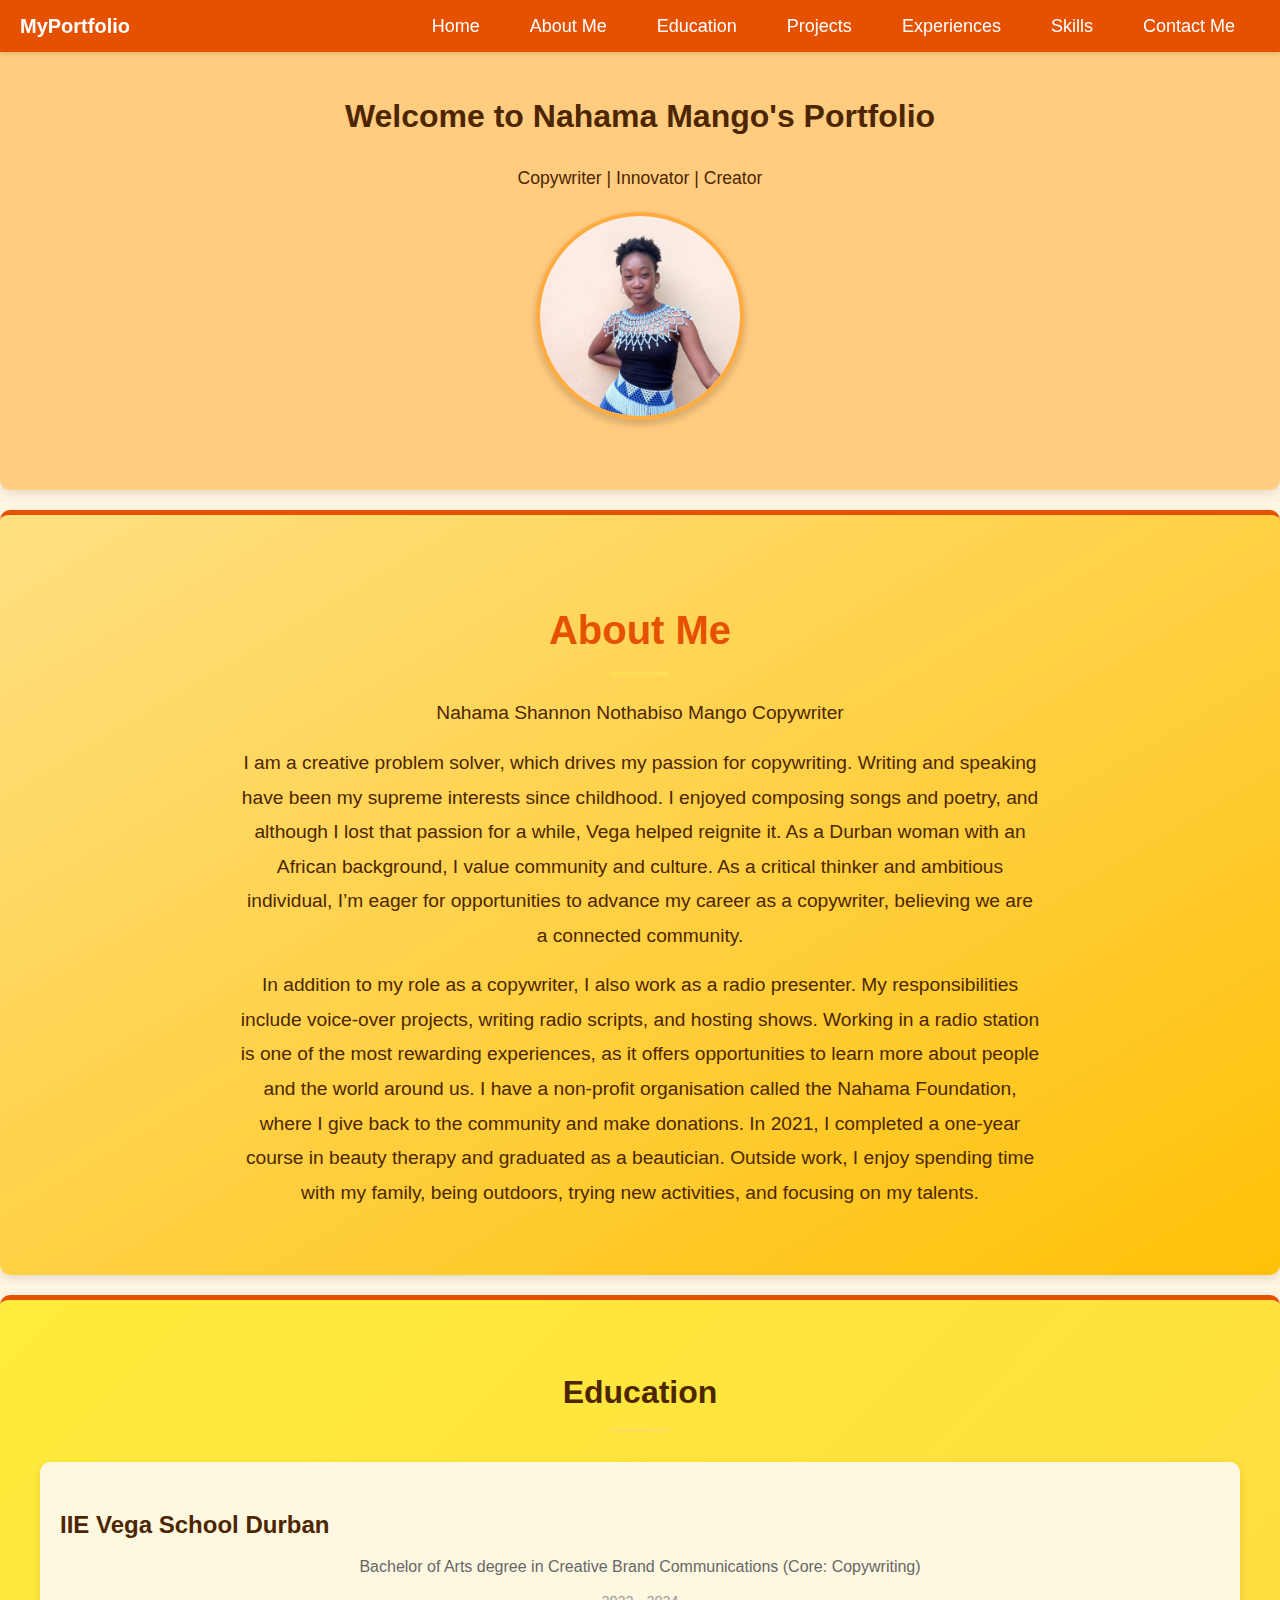
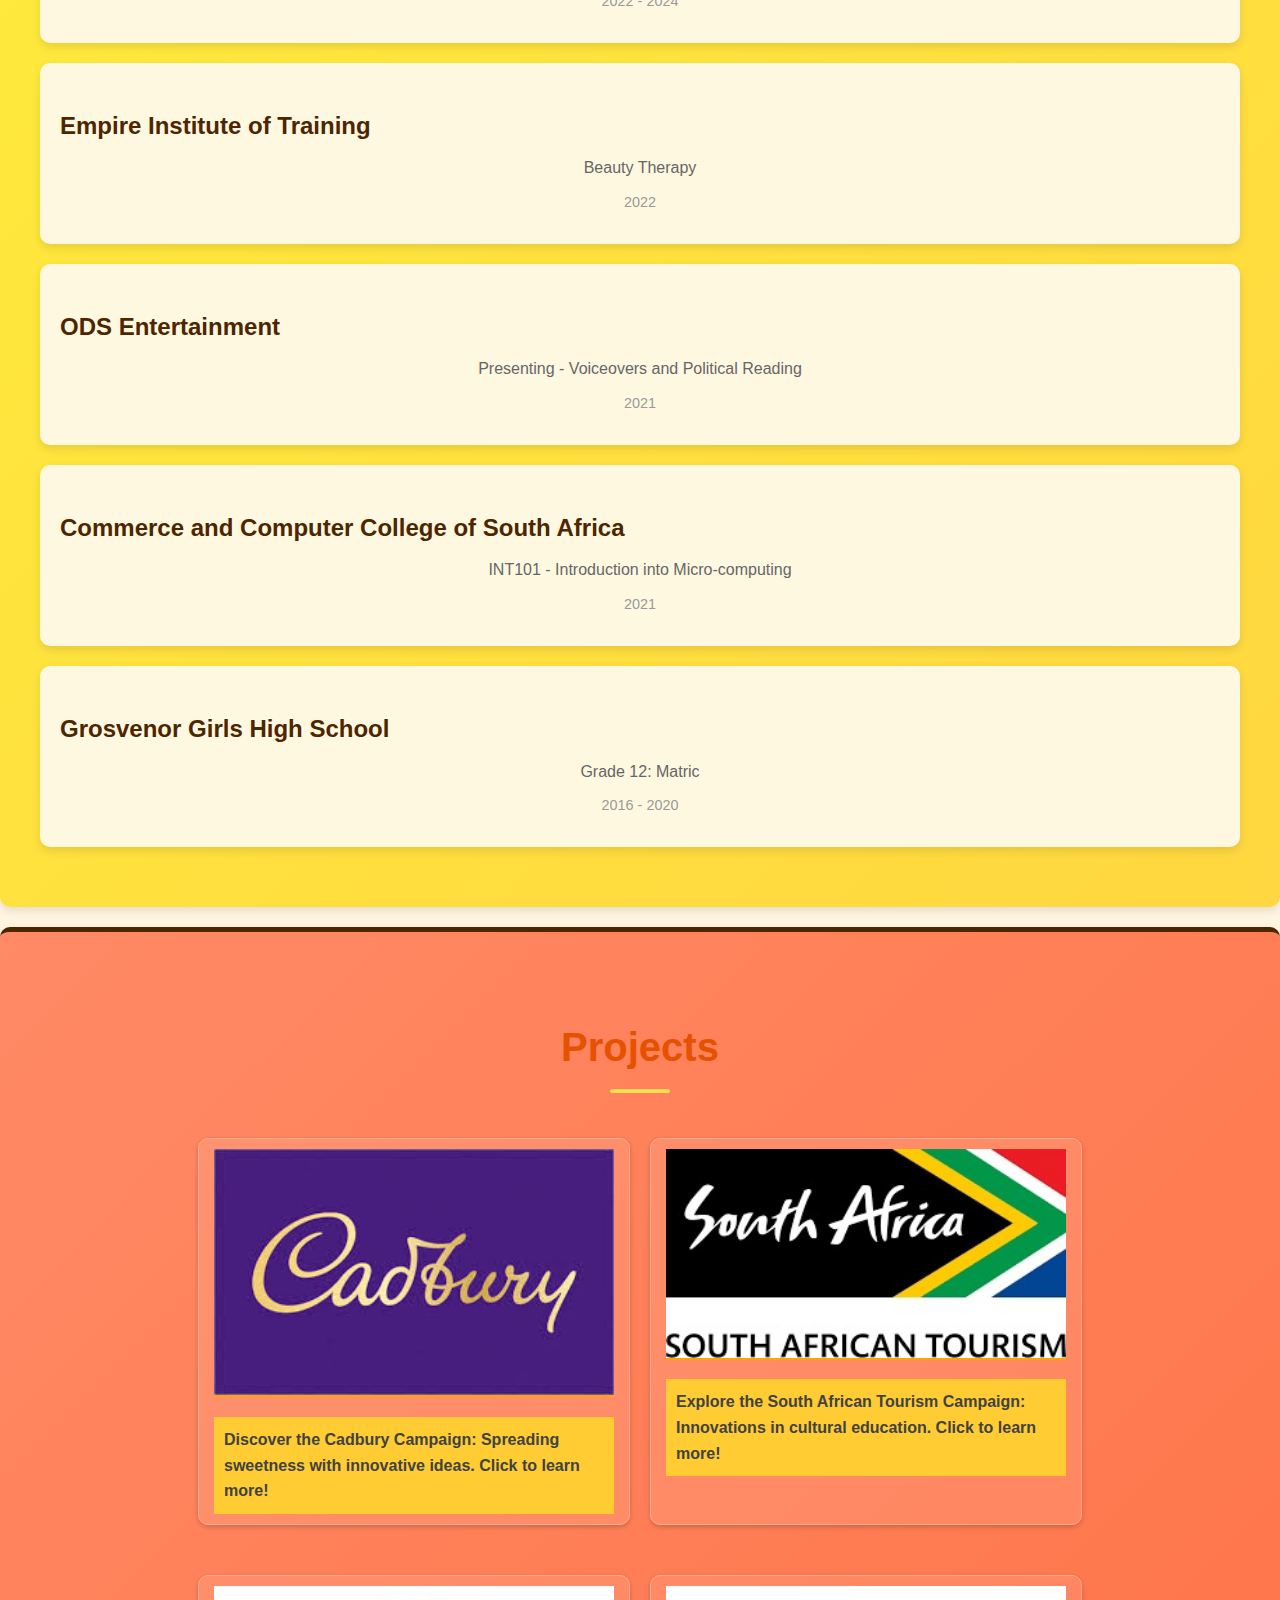
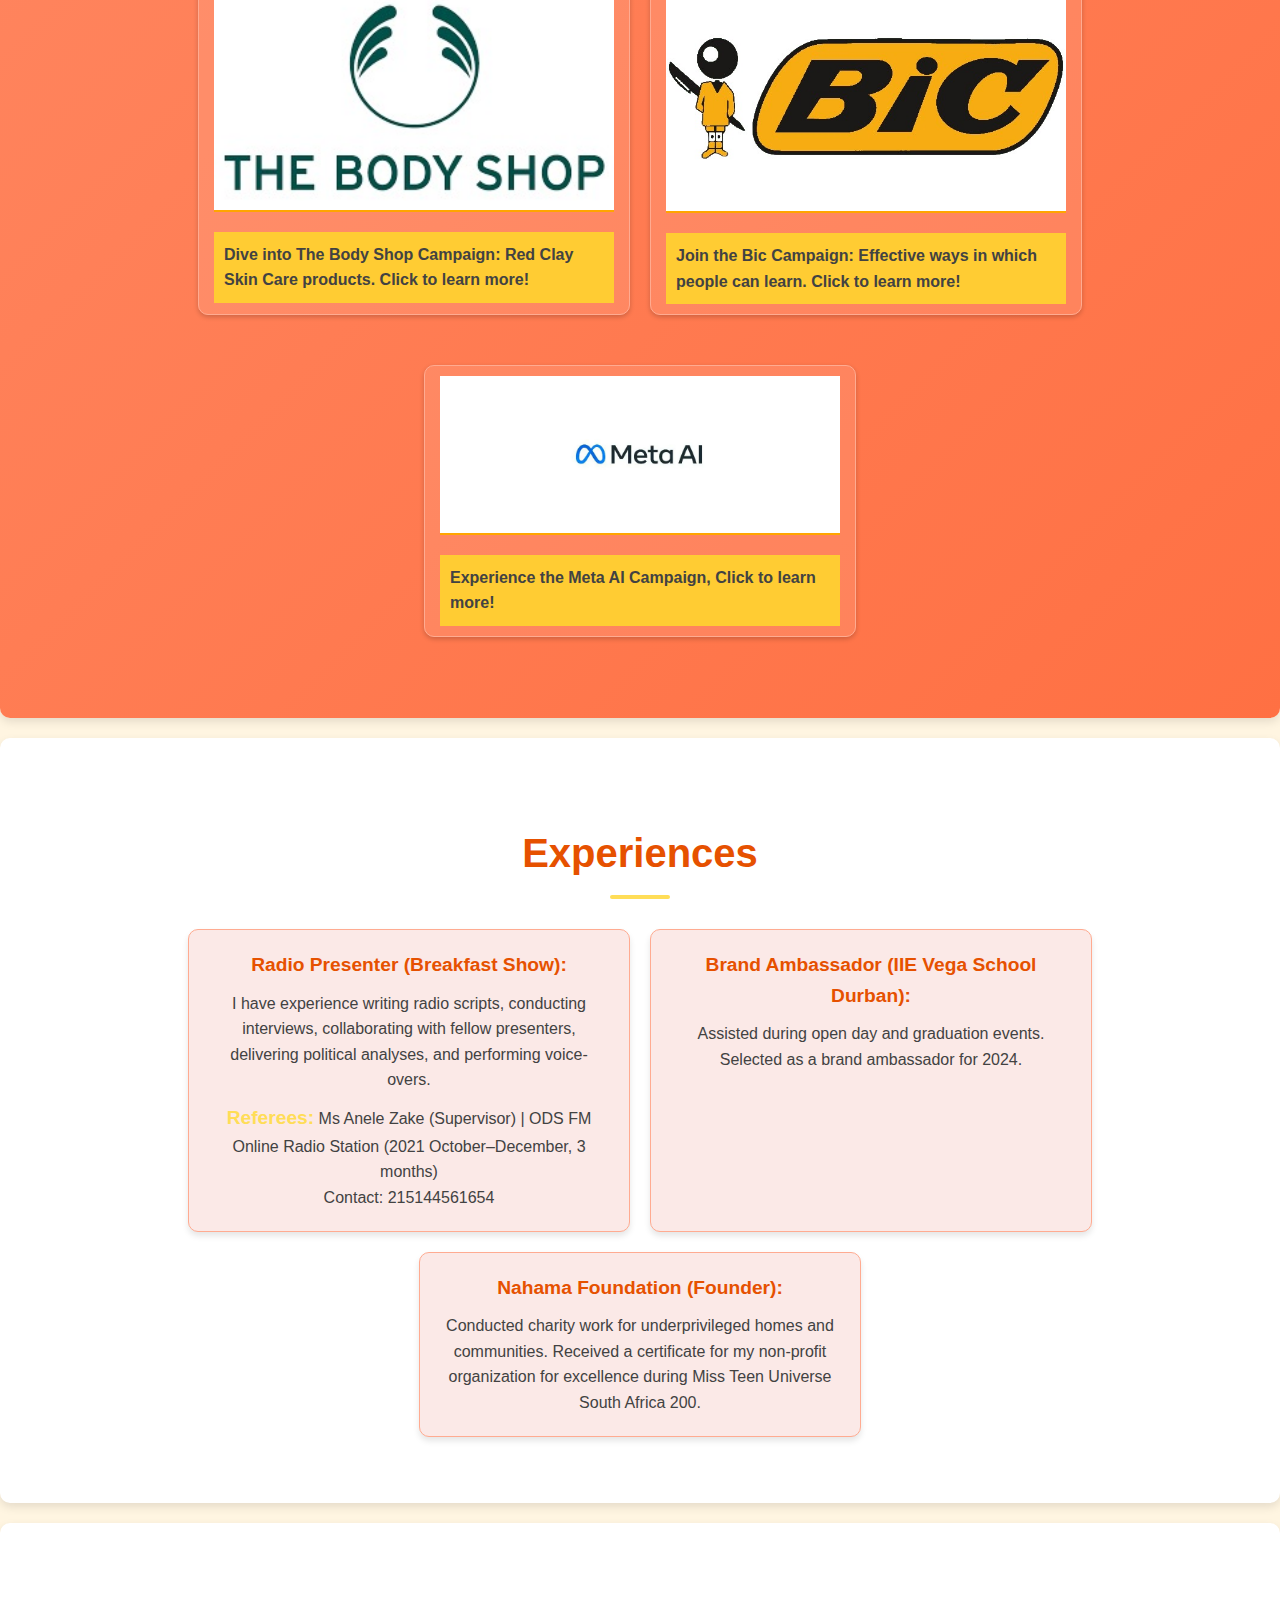
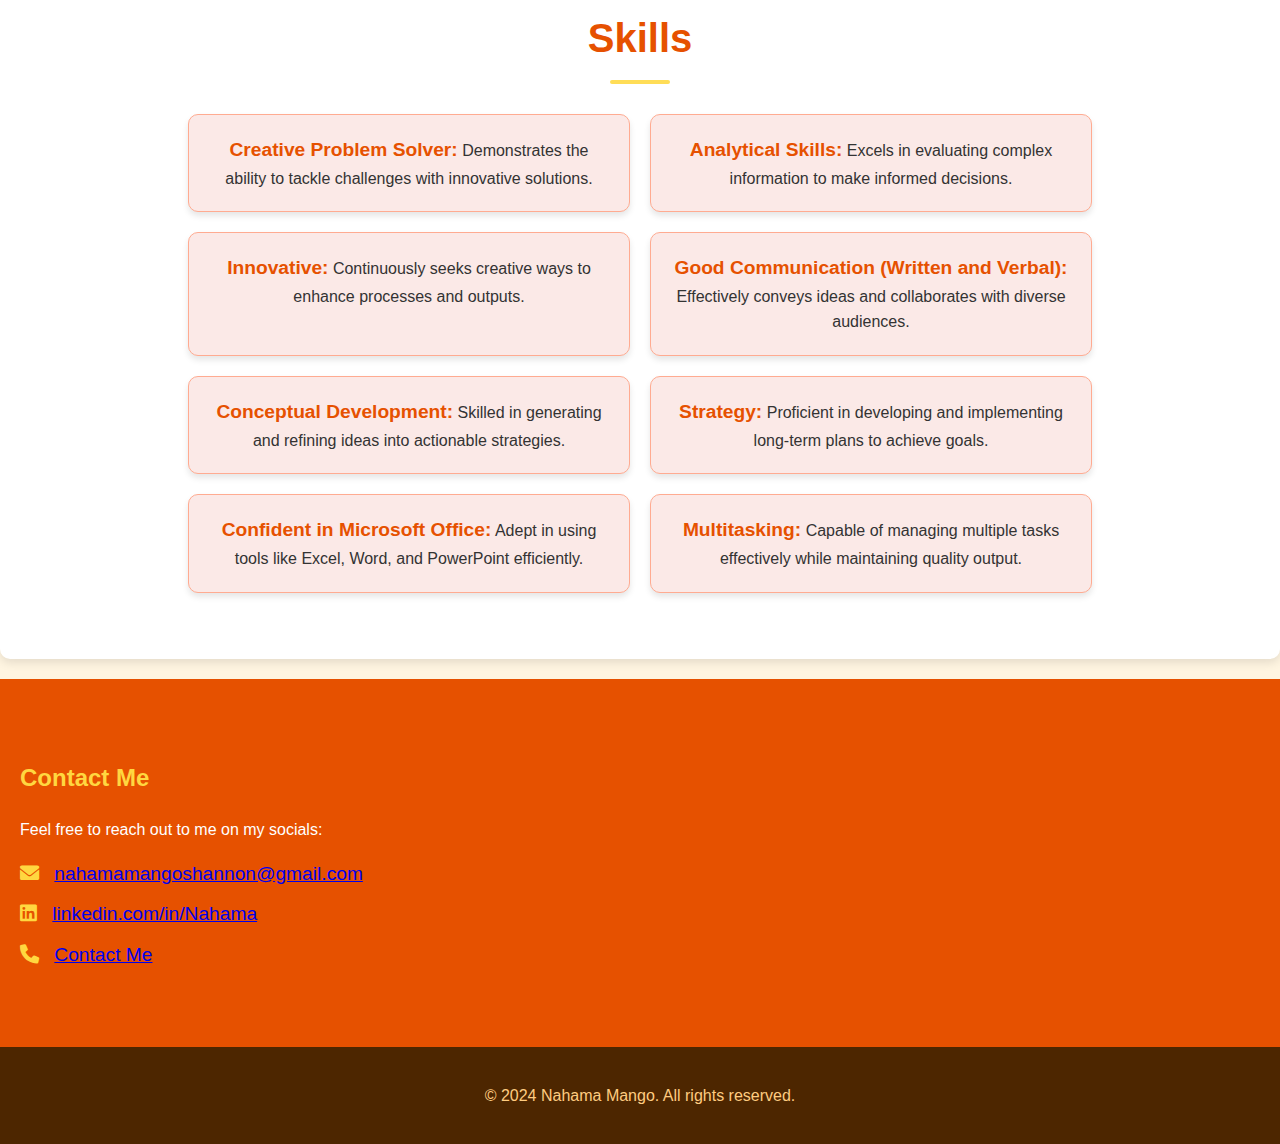
<file: Index.html>
<!DOCTYPE html>
<html lang="en">
<head>
    <meta charset="UTF-8">
    <meta name="viewport" content="width=device-width, initial-scale=1.0">
    <title>Portfolio | Nahama Mango</title>
    <link rel="stylesheet" href="styles.css">
    <link href="https://cdnjs.cloudflare.com/ajax/libs/font-awesome/6.0.0-beta3/css/all.min.css" rel="stylesheet">
</head>
<body>
    <header>
        <nav class="navbar">
            <div class="logo">MyPortfolio</div>
            <div class="hamburger" onclick="toggleMenu()">
                &#9776; <!-- Hamburger icon -->
            </div>
            <div class="nav-links">
                <ul>
                    <li><a href="#home">Home</a></li>
                    <li><a href="#about">About Me</a></li>
                    <li><a href="#education">Education</a></li>
                    <li><a href="#projects">Projects</a></li>
                    <li><a href="#experiences">Experiences</a></li>
                    <li><a href="#skills">Skills</a></li>
                    <li><a href="#contact">Contact Me</a></li>
                </ul>
            </div>
        </nav>
    </header>
    

    <section id="home" class="section">
        <div class="content">
            <h1>Welcome to Nahama Mango's Portfolio</h1>
            <p>Copywriter | Innovator | Creator</p>
            <div class="profile-photo-container">
                <img src="profilephoto/nahama.jpg" alt="Nahama Mango" class="profile-photo">
            </div>
        </div>
    </section>
    
    

    <section id="about" class="section">
        <div class="content">
            <h2>About Me</h2>
            <p>
                Nahama Shannon Nothabiso Mango 
                Copywriter
            </p>
            <p>
                I am a creative problem solver, which drives my passion for copywriting. Writing and speaking have been my supreme interests since childhood. I enjoyed composing songs and poetry, and although I lost that passion for a while, Vega helped reignite it. As a Durban woman with an African background, I value community and culture. As a critical thinker and ambitious individual, I’m eager for opportunities to advance my career as a copywriter, believing we are a connected community.
            </p>
            <p>
                In addition to my role as a copywriter, I also work as a radio presenter. My responsibilities include voice-over projects, writing radio scripts, and hosting shows. Working in a radio station is one of the most rewarding experiences, as it offers opportunities to learn more about people and the world around us. I have a non-profit organisation called the Nahama Foundation, where I give back to the community and make donations. In 2021, I completed a one-year course in beauty therapy and graduated as a beautician. Outside work, I enjoy spending time with my family, being outdoors, trying new activities, and focusing on my talents.
            </p>
        </div>
    </section>

    <section id="education" class="section">
        <div class="content">
            <h2>Education</h2>
            <div class="education-item">
                <h3>IIE Vega School Durban</h3>
                <p>Bachelor of Arts degree in Creative Brand Communications (Core: Copywriting)</p>
                <p class="date">2022 - 2024</p>
            </div>
            <div class="education-item">
                <h3>Empire Institute of Training</h3>
                <p>Beauty Therapy</p>
                <p class="date">2022</p>
            </div>
            <div class="education-item">
                <h3>ODS Entertainment</h3>
                <p>Presenting - Voiceovers and Political Reading</p>
                <p class="date">2021</p>
            </div>
            <div class="education-item">
                <h3>Commerce and Computer College of South Africa</h3>
                <p>INT101 - Introduction into Micro-computing</p>
                <p class="date">2021</p>
            </div>
            <div class="education-item">
                <h3>Grosvenor Girls High School</h3>
                <p>Grade 12: Matric</p>
                <p class="date">2016 - 2020</p>
            </div>
        </div>
    </section>
    
    
    
    <section id="projects" class="section">
        <div class="content">
            <h2>Projects</h2>
            <ul class="campaign-list">
                <!-- Campaign 1 -->
                <li class="campaign-item">
                    <a href="campaign.html" target="_blank">
                        <img src="campaign1/cadbury.jpg" alt="Cadbury Campaign" class="campaign-image">
                    </a>
                    <p class="campaign-description">Discover the Cadbury Campaign: Spreading sweetness with innovative ideas. Click to learn more!</p>
                </li>
                <!-- Campaign 2 -->
                <li class="campaign-item">
                    <a href="campaign2.html" target="_blank">
                        <img src="campaign2/tourism.jpg" alt="South African Tourism Cam" class="campaign-image">
                    </a>
                    <p class="campaign-description">Explore the South African Tourism Campaign: Innovations in cultural education. Click to learn more!</p>
                </li>
                <!-- Campaign 3 -->
                <li class="campaign-item">
                    <a href="campaign3.html" target="_blank">
                        <img src="campaign3/body.jpg" alt="Red Clay Campaign" class="campaign-image">
                    </a>
                    <p class="campaign-description">Dive into The Body Shop Campaign: Red Clay Skin Care products. Click to learn more!</p>
                </li>
                <!-- Campaign 4 -->
                <li class="campaign-item">
                    <a href="campaign4.html" target="_blank">
                        <img src="campaign4/bic.jpg" alt="Bic Campaign" class="campaign-image">
                    </a>
                    <p class="campaign-description">Join the Bic Campaign: Effective ways in which people can learn. Click to learn more!</p>
                </li>
                <!-- Campaign 5 -->
                <li class="campaign-item">
                    <a href="campaign5.html" target="_blank">
                        <img src="campaign5/meta.jpg" alt="Meta AI Campaign Campaign" class="campaign-image">
                    </a>
                    <p class="campaign-description">Experience the Meta AI Campaign, Click to learn more!</p>
                </li>
            </ul>
        </div>
    </section>
    

    <section id="experiences" class="section">
        <div class="content">
            <h2>Experiences</h2>
            <ul>
                <li>
                    <strong>Radio Presenter (Breakfast Show):</strong>
                    <p>
                        I have experience writing radio scripts, conducting interviews, collaborating with fellow presenters, delivering political analyses, and performing voice-overs.
                    </p>
                    <p>
                        <strong>Referees:</strong> Ms Anele Zake (Supervisor) | ODS FM Online Radio Station (2021 October–December, 3 months)<br>
                        Contact: 215144561654
                    </p>
                </li>
                <li>
                    <strong>Brand Ambassador (IIE Vega School Durban):</strong>
                    <p>
                        Assisted during open day and graduation events. Selected as a brand ambassador for 2024.
                    </p>
                </li>
                <li>
                    <strong>Nahama Foundation (Founder):</strong>
                    <p>
                        Conducted charity work for underprivileged homes and communities. Received a certificate for my non-profit organization for excellence during Miss Teen Universe South Africa 200.
                    </p>
                </li>
            </ul>
        </div>
    </section>
    
    <section id="skills" class="section">
        <div class="content">
            <h2>Skills</h2>
            <ul>
                <li><strong>Creative Problem Solver:</strong> Demonstrates the ability to tackle challenges with innovative solutions.</li>
                <li><strong>Analytical Skills:</strong> Excels in evaluating complex information to make informed decisions.</li>
                <li><strong>Innovative:</strong> Continuously seeks creative ways to enhance processes and outputs.</li>
                <li><strong>Good Communication (Written and Verbal):</strong> Effectively conveys ideas and collaborates with diverse audiences.</li>
                <li><strong>Conceptual Development:</strong> Skilled in generating and refining ideas into actionable strategies.</li>
                <li><strong>Strategy:</strong> Proficient in developing and implementing long-term plans to achieve goals.</li>
                <li><strong>Confident in Microsoft Office:</strong> Adept in using tools like Excel, Word, and PowerPoint efficiently.</li>
                <li><strong>Multitasking:</strong> Capable of managing multiple tasks effectively while maintaining quality output.</li>
            </ul>
        </div>
    </section>
    
    
    <section id="contact">
        <h2>Contact Me</h2>
        <p>Feel free to reach out to me on my socials:</p>
        <ul class="contact-list">
            <li>
                <i class="fas fa-envelope"></i> 
                <a href="mailto:nahamamangoshannon@gmail.com">nahamamangoshannon@gmail.com</a>
            </li>
            <li>
                <i class="fab fa-linkedin"></i> 
                <a href="http://www.linkedin.com/in/nahama-mango-shannon-b05719322" target="_blank">linkedin.com/in/Nahama</a>
            </li>
            <li>
                <i class="fas fa-phone"></i>
                <a href="tel:+27680388755">Contact Me</a>
            </li>
        </ul>
    </section>
    

    <footer>
        <p>&copy; 2024 Nahama Mango. All rights reserved.</p>
    </footer>

    <script src="scripts.js"></script>
</body>
</html>
</file>
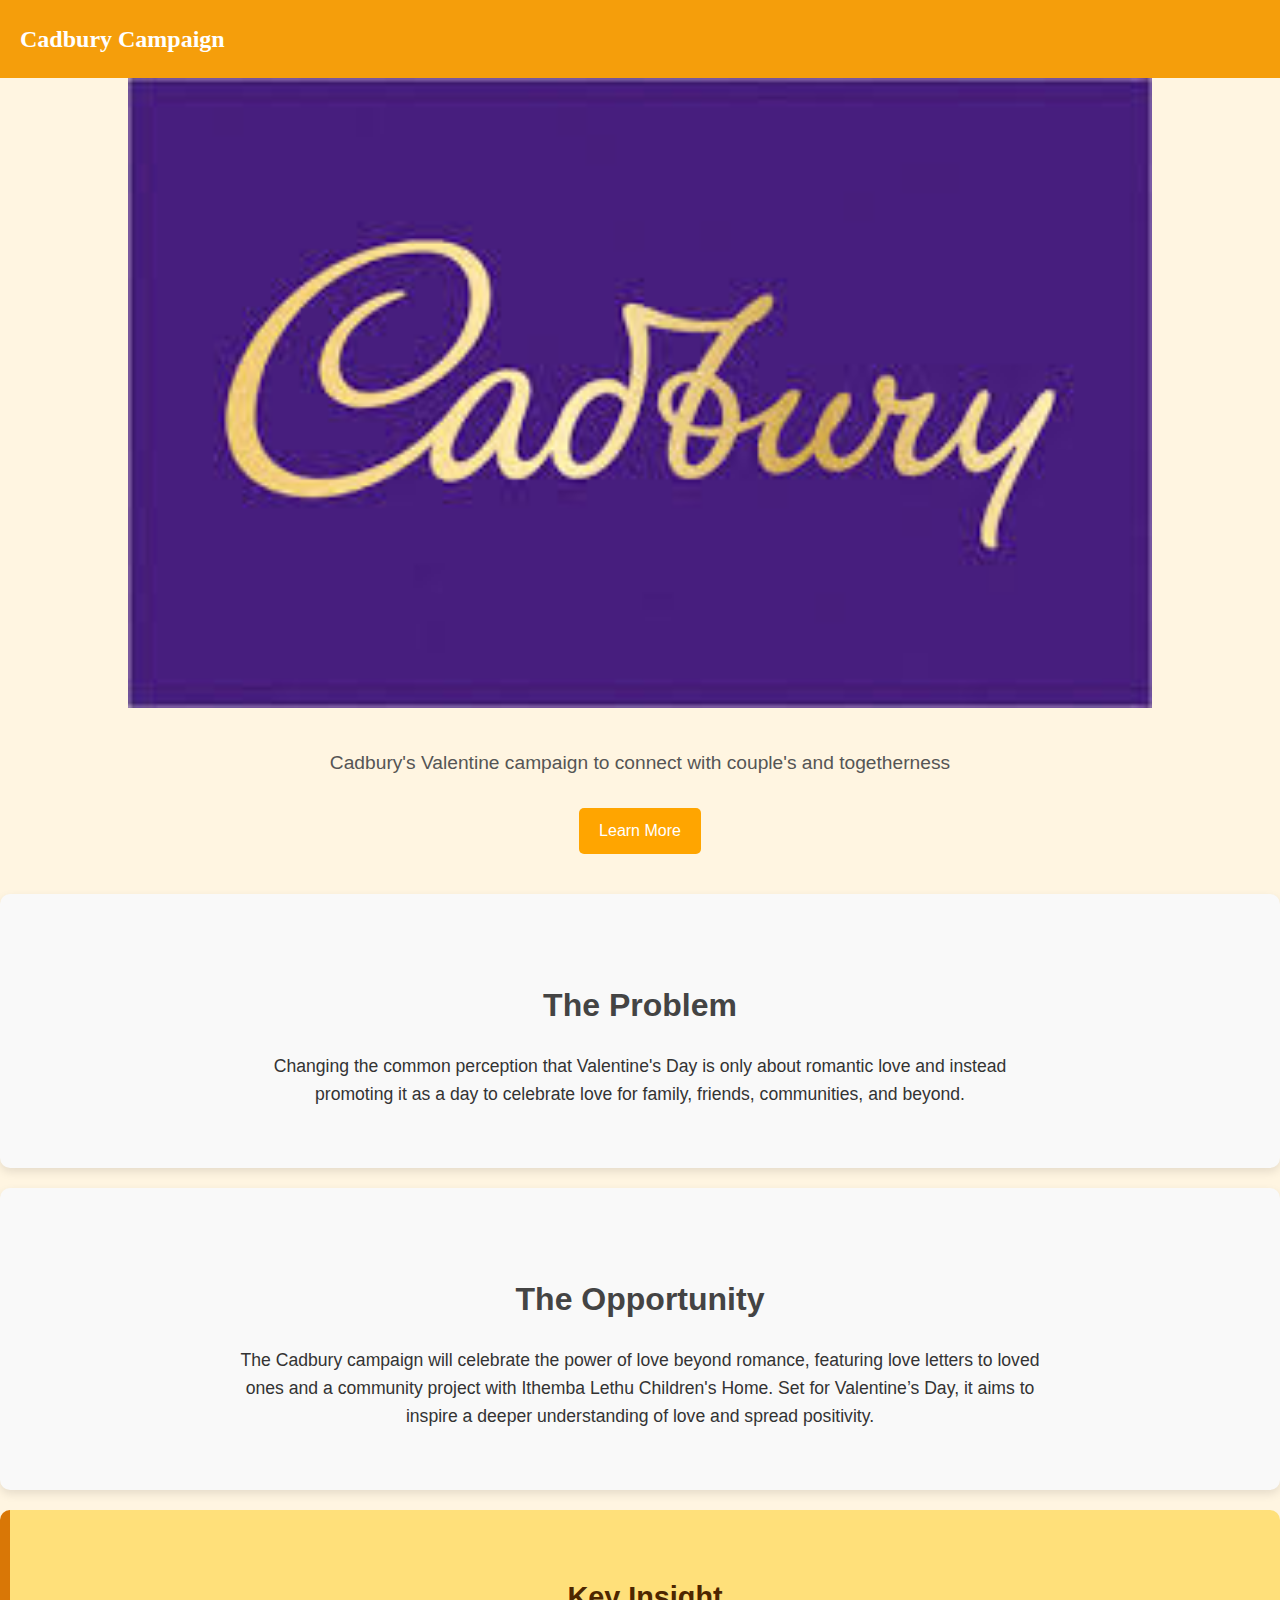
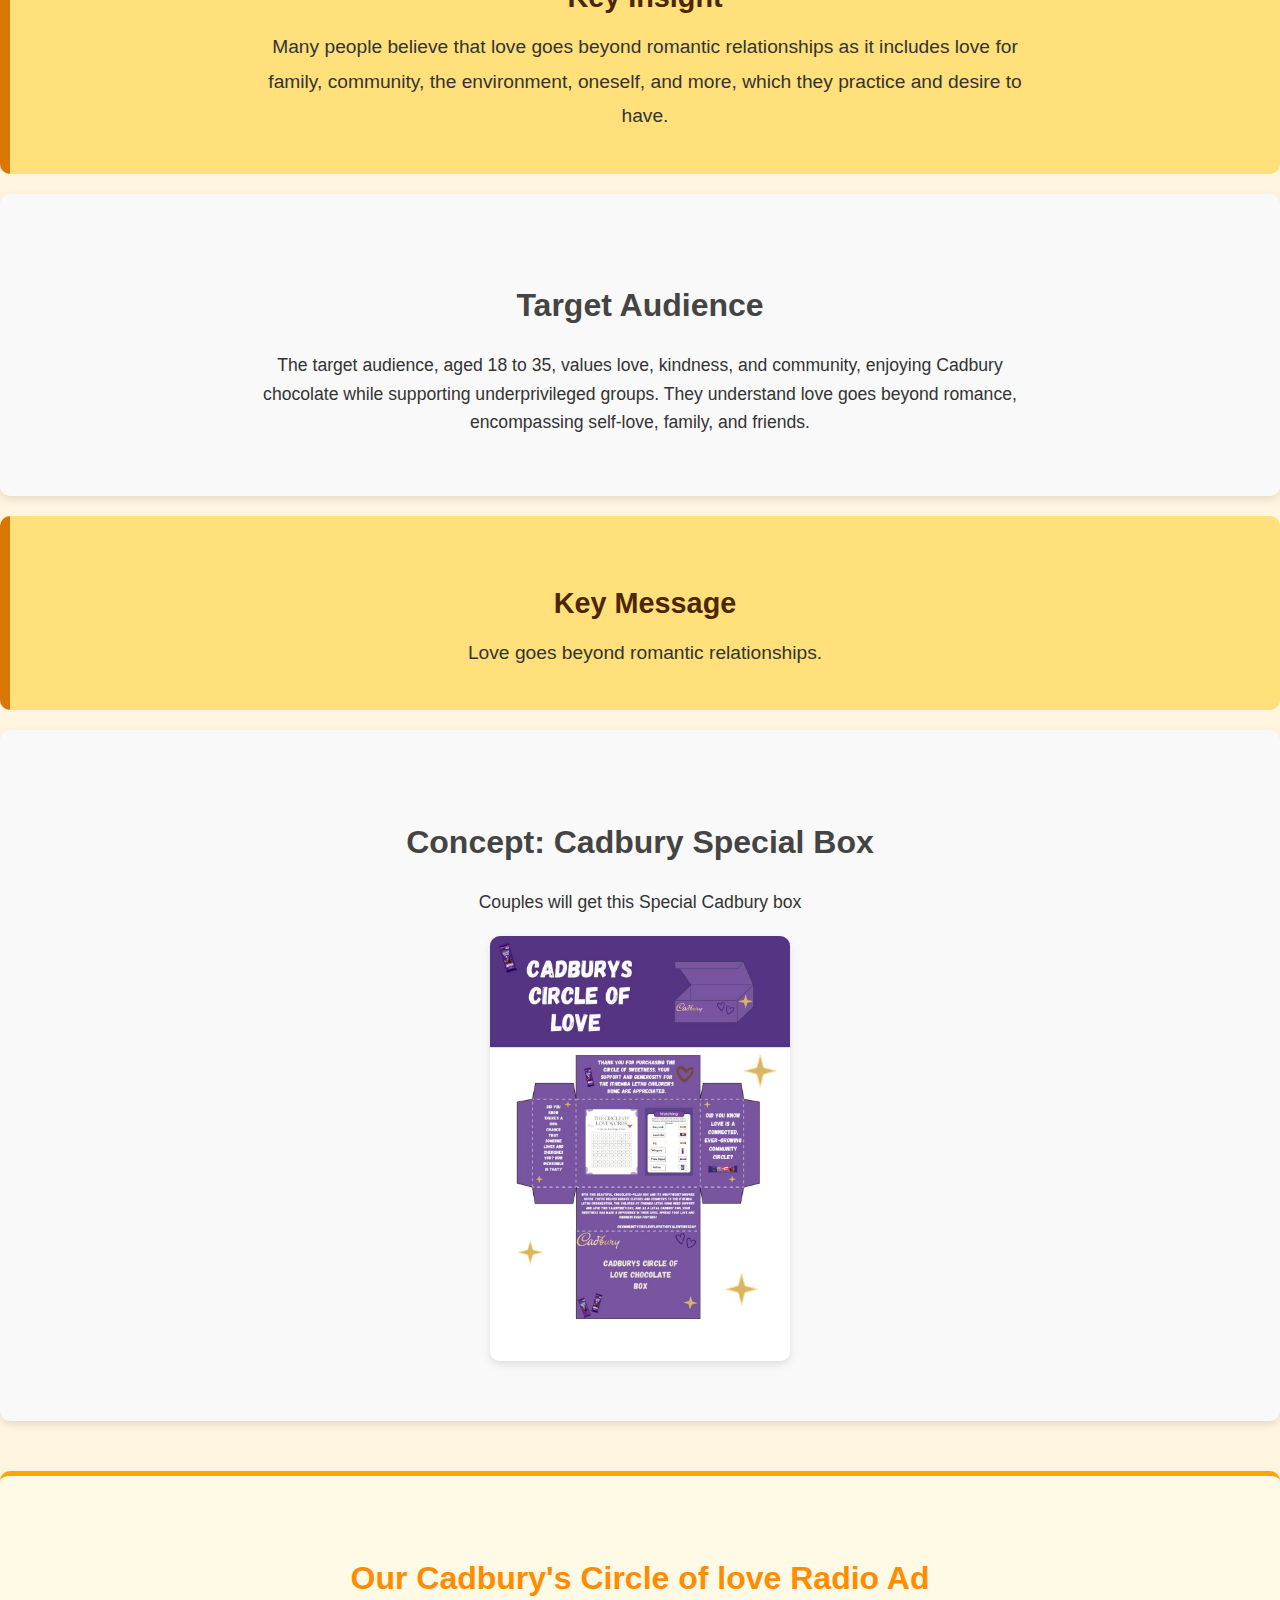
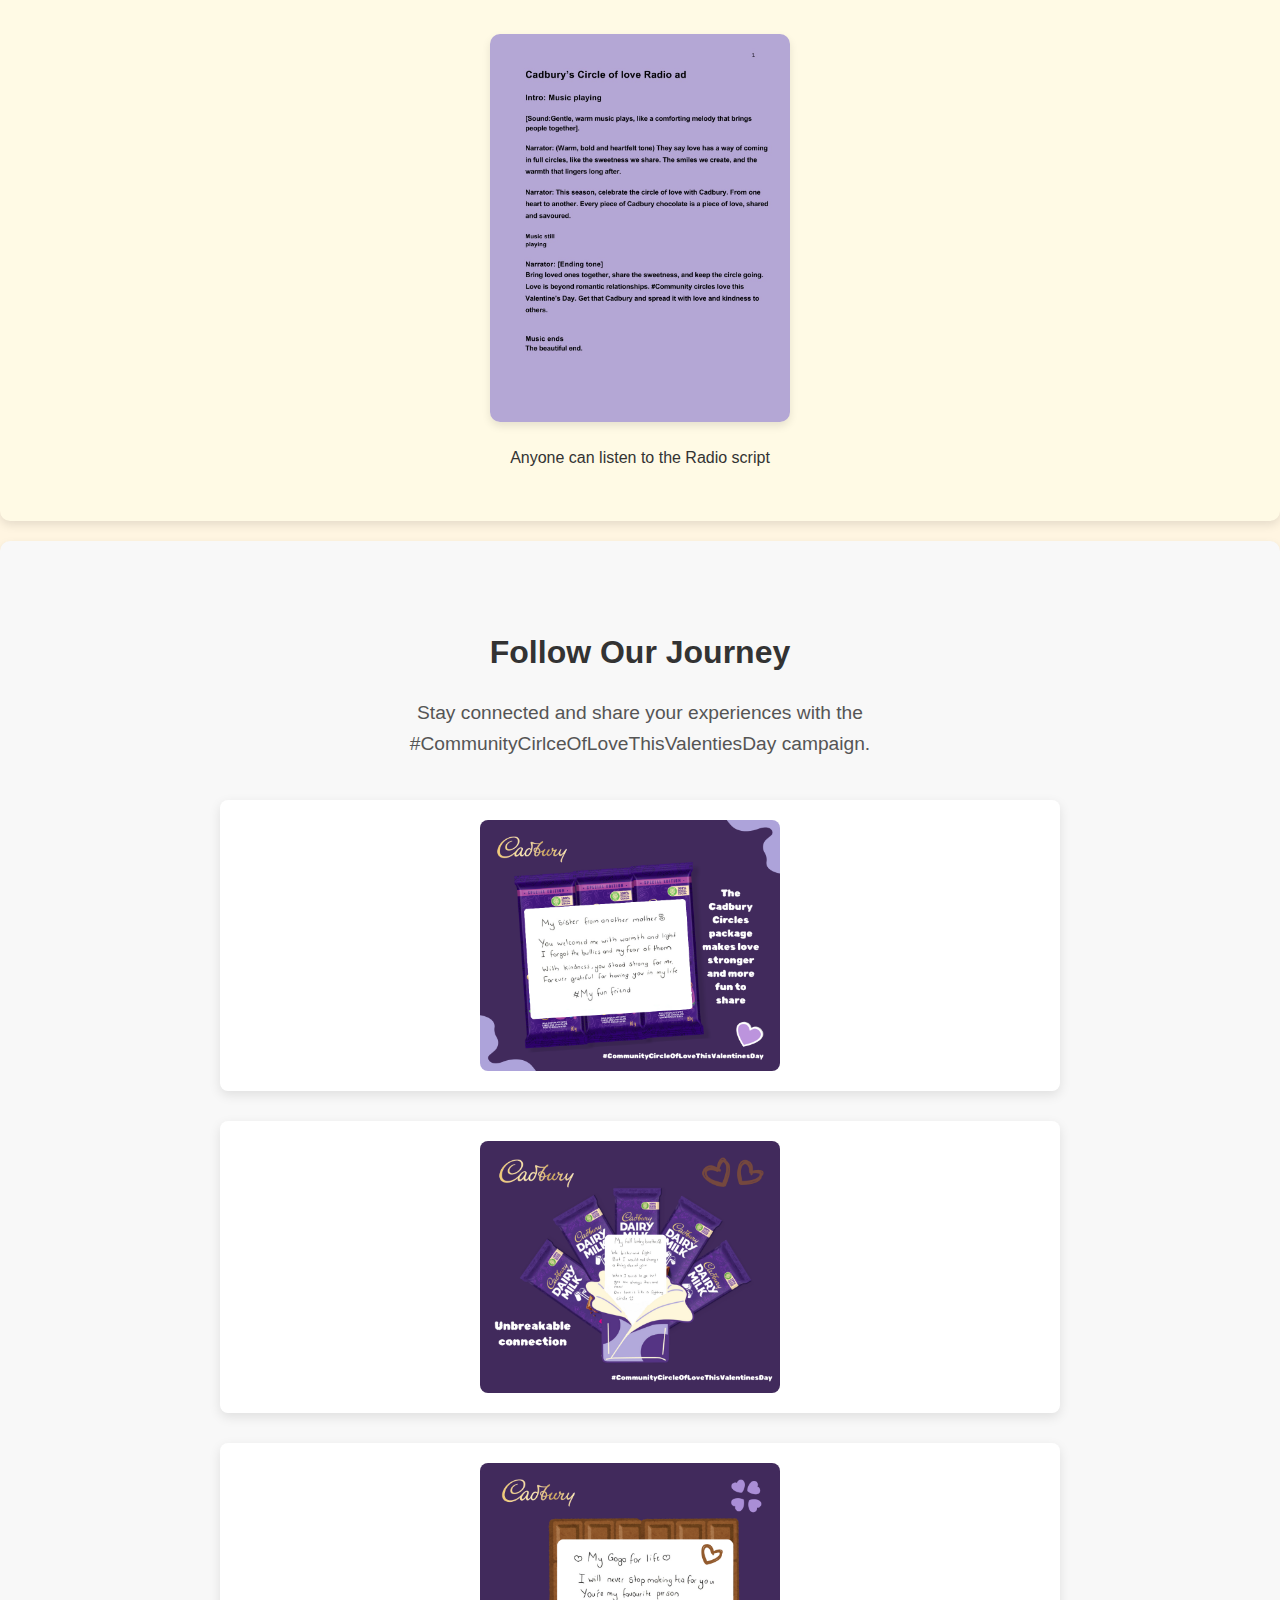
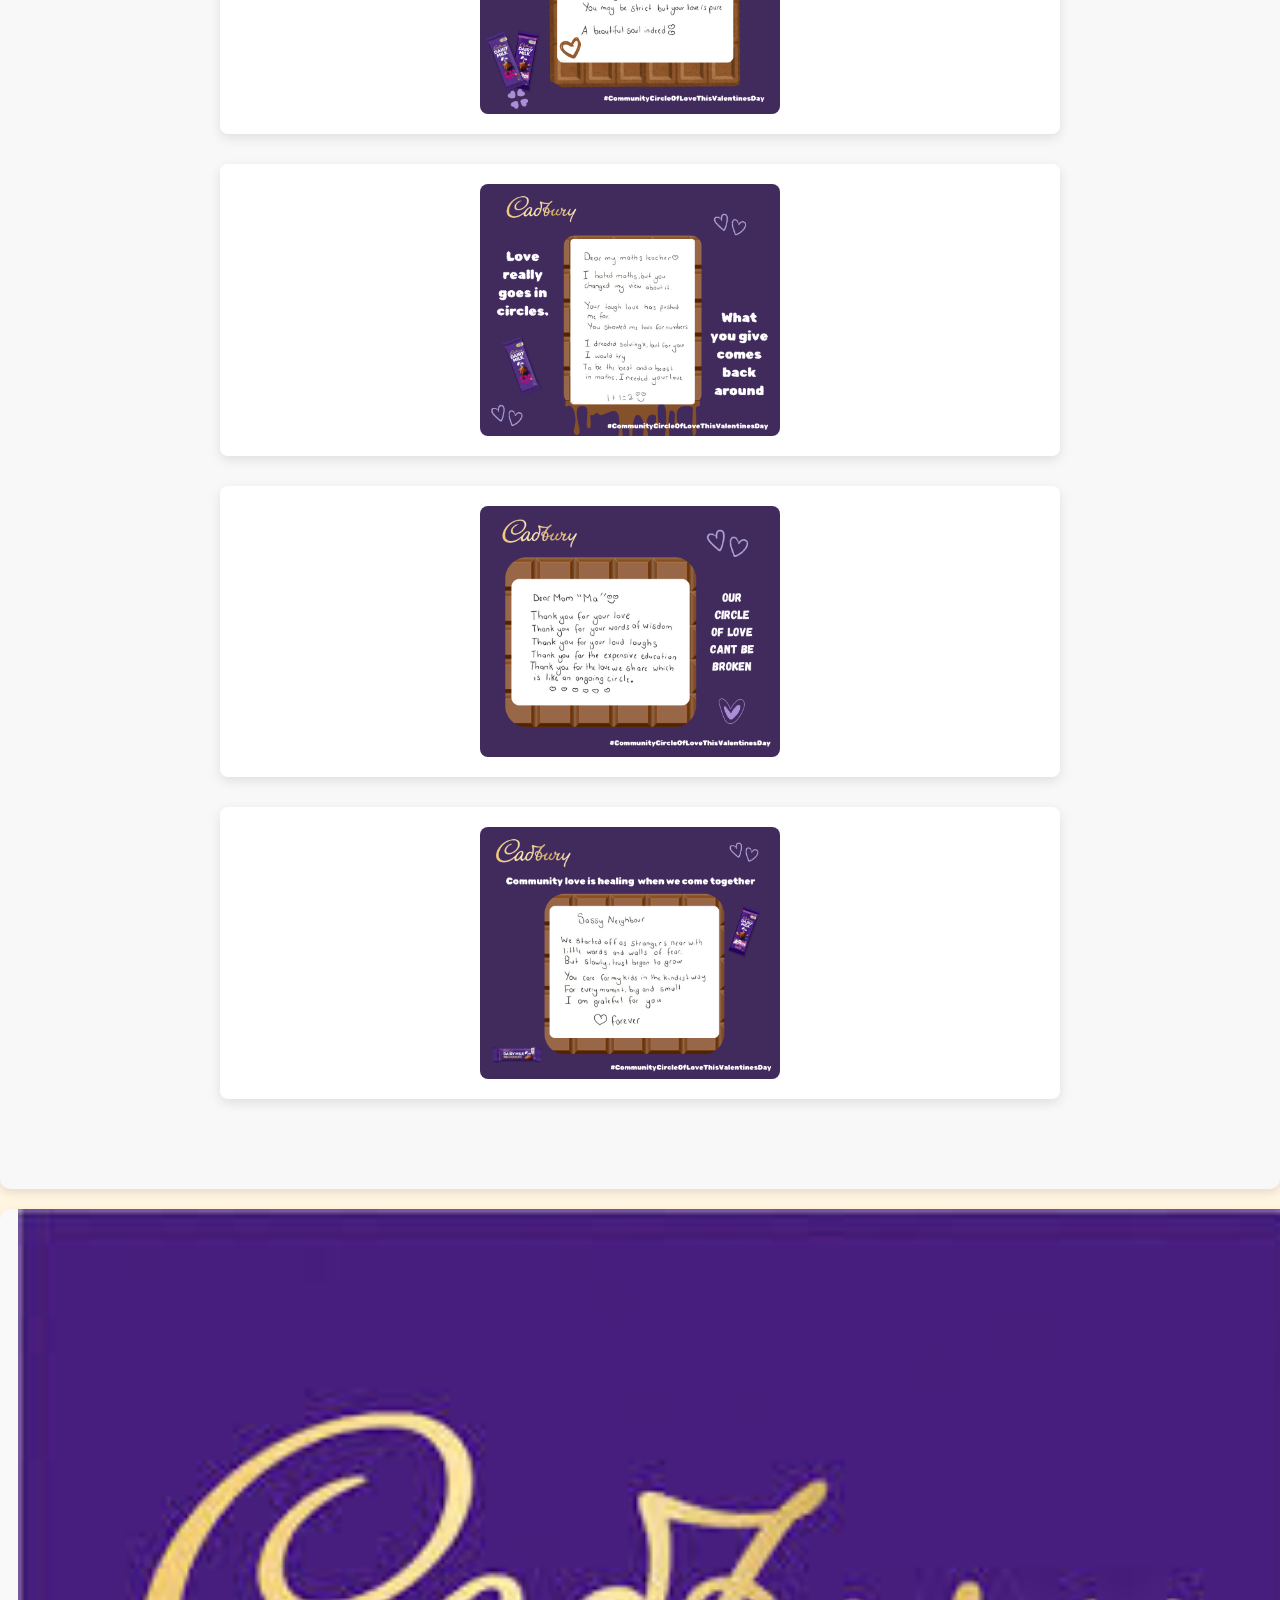
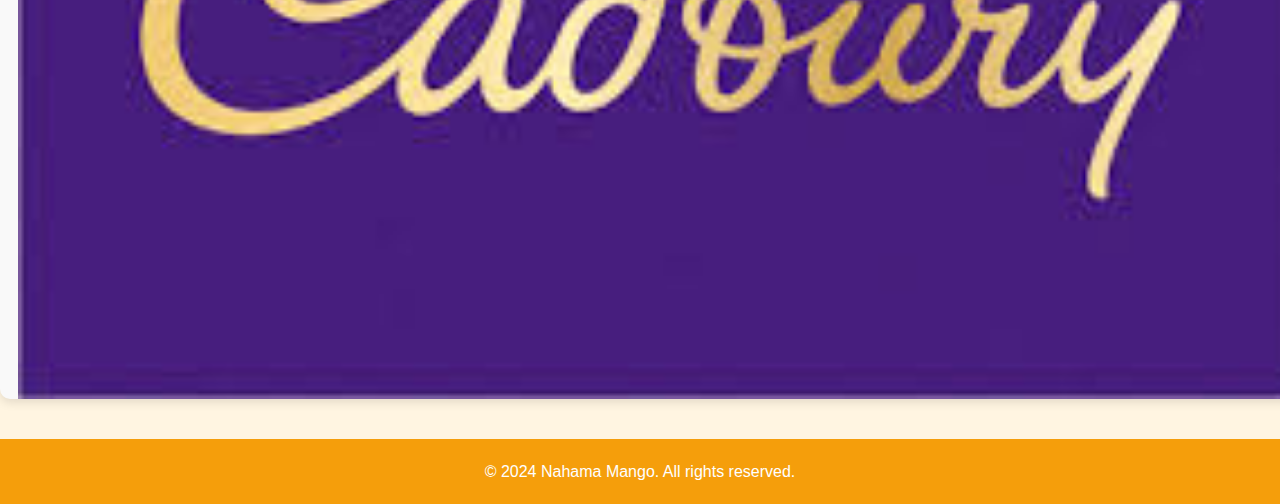
<file: campaign.html>
<!DOCTYPE html>
<html lang="en">
<head>
  <meta charset="UTF-8">
  <meta name="viewport" content="width=device-width, initial-scale=1.0">
  <title>Cadbury Campaign</title>
  <link rel="stylesheet" href="styles1.css">
</head>
<body>
  <header>
    <div class="logo">Cadbury Campaign</div>
  </header>

  <section id="home" class="hero">
    <div class="hero-image"></div> <!-- Background image container -->
    <div class="hero-content">
        <p>Cadbury's Valentine campaign to connect with couple's and togetherness</p>
        <a href="#problem" class="btn">Learn More</a>
    </div>
</section>


  <section id="problem" class="section">
    <h2>The Problem</h2>
    <div class="content">
      <p>Changing the common perception that Valentine's Day is only about romantic love and instead promoting it as a day to celebrate love for family, friends, communities, and beyond.</p>
    </div>
  </section>

  <section id="opportunity" class="section">
    <h2>The Opportunity</h2>
    <div class="content">
      <p>The Cadbury campaign will celebrate the power of love beyond romance, 
        featuring love letters to loved ones and a community project with Ithemba Lethu Children's Home.
         Set for Valentine’s Day, it aims to inspire a deeper understanding of love and spread positivity.</p>
    </div>
  </section>

  <section id="insight" class="highlight">
    <h2>Key Insight</h2>
    <p>Many people believe that love goes beyond romantic relationships as it includes love for family, community, the environment, oneself, and more, which they practice and desire to have.</p>
  </section>

  <section id="audience" class="section">
    <h2>Target Audience</h2>
    <p>The target audience, aged 18 to 35, values love, kindness, and community, enjoying Cadbury chocolate while supporting underprivileged groups. 
      They understand love goes beyond romance, encompassing self-love, family, and friends.</p>
  </section>

  <section id="message" class="highlight">
    <h2>Key Message</h2>
    <p>Love goes beyond romantic relationships.</p>
  </section>

<!-- New Concept Section -->
<section id="concept" class="section">
    <h2>Concept: Cadbury Special Box</h2>
    <p>Couples will get this Special Cadbury box<p>
  
    <!-- Posters Section -->
    <div class="posters">
      <img src="campaign1/box.jpg" alt="Poster 1: Exploring Heritage" class="poster">
      
    </div>
  </section>

  <!-- Other Concepts Section -->
<section id="other-concepts" class="section">
    <h2>Our Cadbury's Circle of love Radio Ad</h2>
    <div class="concepts-container">
        <!-- Bus for Traveling -->
        <div class="concept-item">
            <img src="campaign1/radio.jpg" alt="Travel Bus" class="concept-image">
            <p>Anyone can listen to the Radio script</p>
        </div>
    </div>
</section>

<section id="social-media-posts" class="section">
    <h2>Follow Our Journey</h2>
    <p>Stay connected and share your experiences with the #CommunityCirlceOfLoveThisValentiesDay campaign.</p>
    
    <!-- Social Media Post 1 -->
    <div class="post">
      <img src="campaign1/media.png" alt="Post 1: Kids learning about culture" class="post-image">
      <div class="post-description">  
      </div>
    </div>
        <!-- Social Media Post 1 -->
        <div class="post">
          <img src="campaign1/media1.png" alt="Post 1: Kids learning about culture" class="post-image">
          <div class="post-description">  
          </div>
        </div>
            <!-- Social Media Post 1 -->
    <div class="post">
      <img src="campaign1/media2.png" alt="Post 1: Kids learning about culture" class="post-image">
      <div class="post-description">  
      </div>
    </div>
        <!-- Social Media Post 1 -->
        <div class="post">
          <img src="campaign1/media3.png" alt="Post 1: Kids learning about culture" class="post-image">
          <div class="post-description">  
          </div>
        </div>
            <!-- Social Media Post 1 -->
    <div class="post">
      <img src="campaign1/media4.png" alt="Post 1: Kids learning about culture" class="post-image">
      <div class="post-description">  
      </div>
    </div>
        <!-- Social Media Post 1 -->
        <div class="post">
          <img src="campaign1/media5.png" alt="Post 1: Kids learning about culture" class="post-image">
          <div class="post-description">  
          </div>
        </div>

    </div>
  </section>
  

  <section id="involvement" class="section">
   
  </section>

  <footer>
    <p>&copy; 2024 Nahama Mango. All rights reserved.</p>
  </footer>

</body>
</html>
</file>
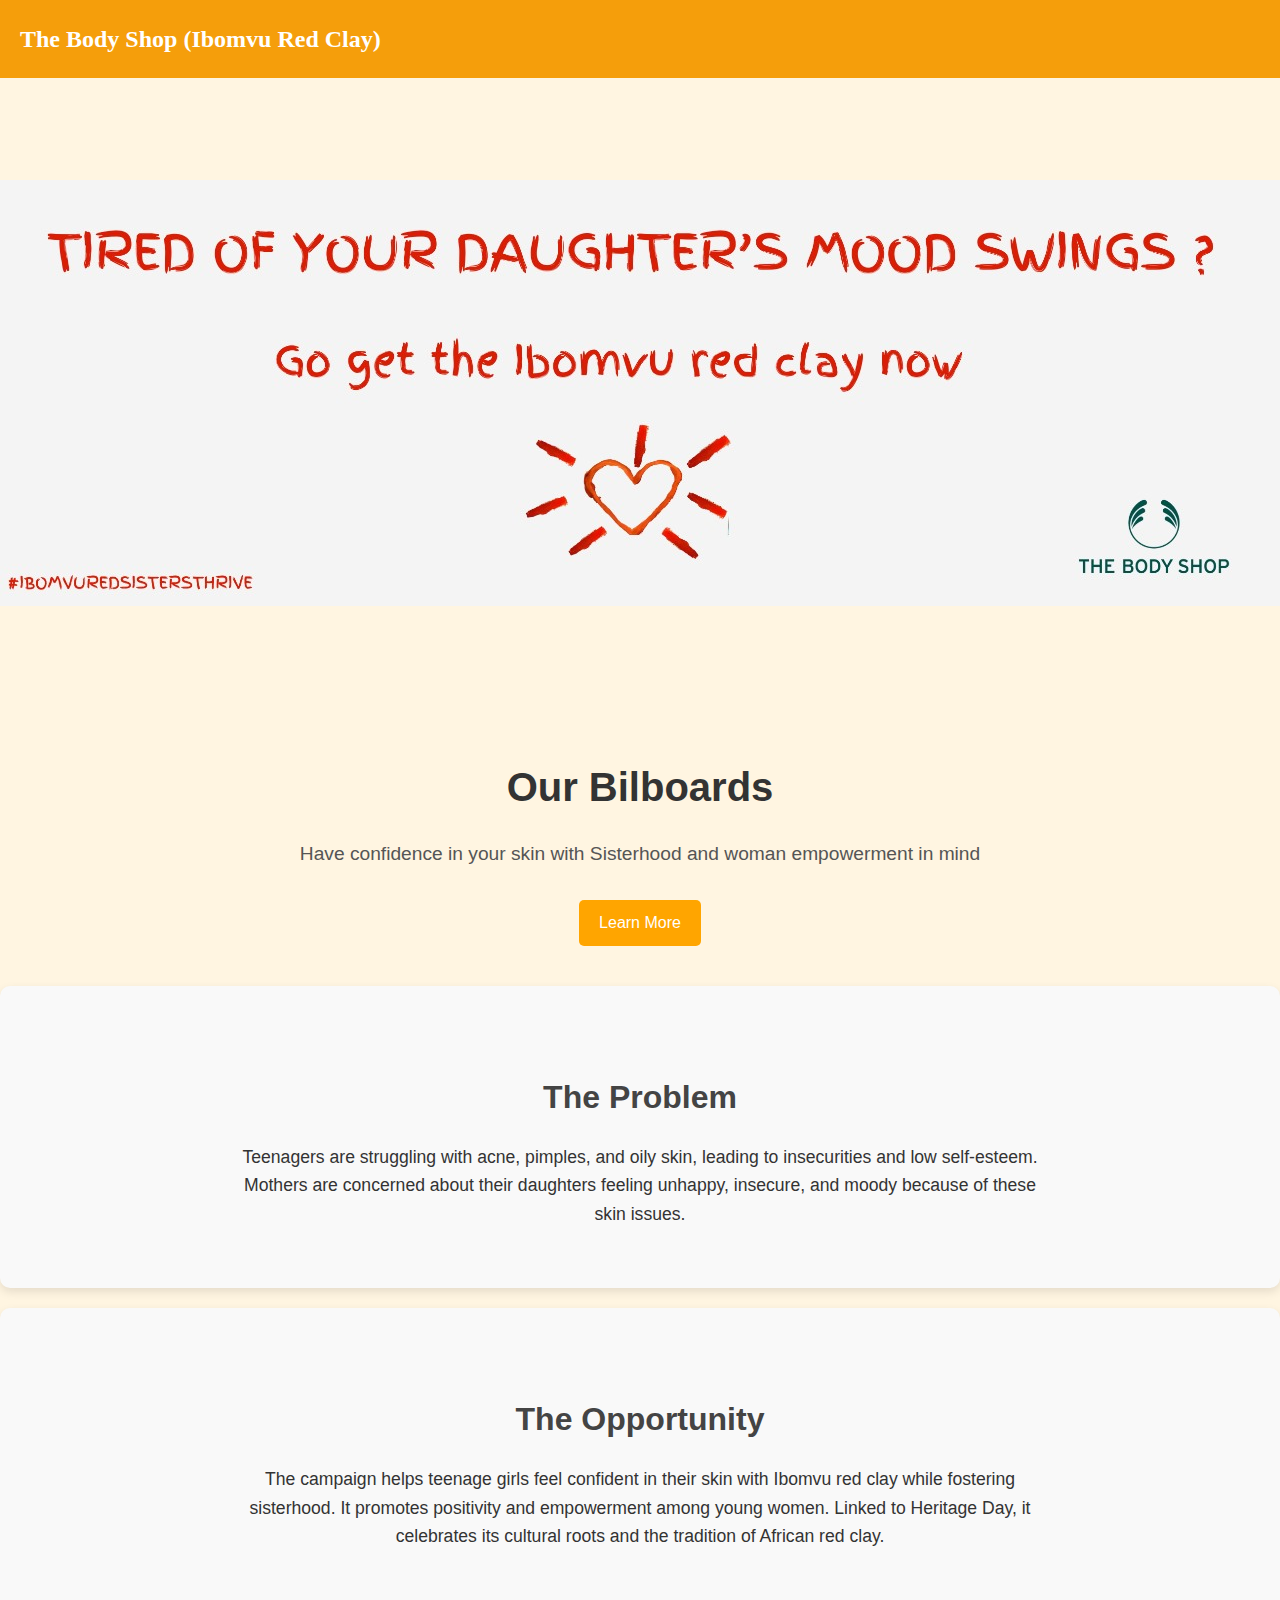
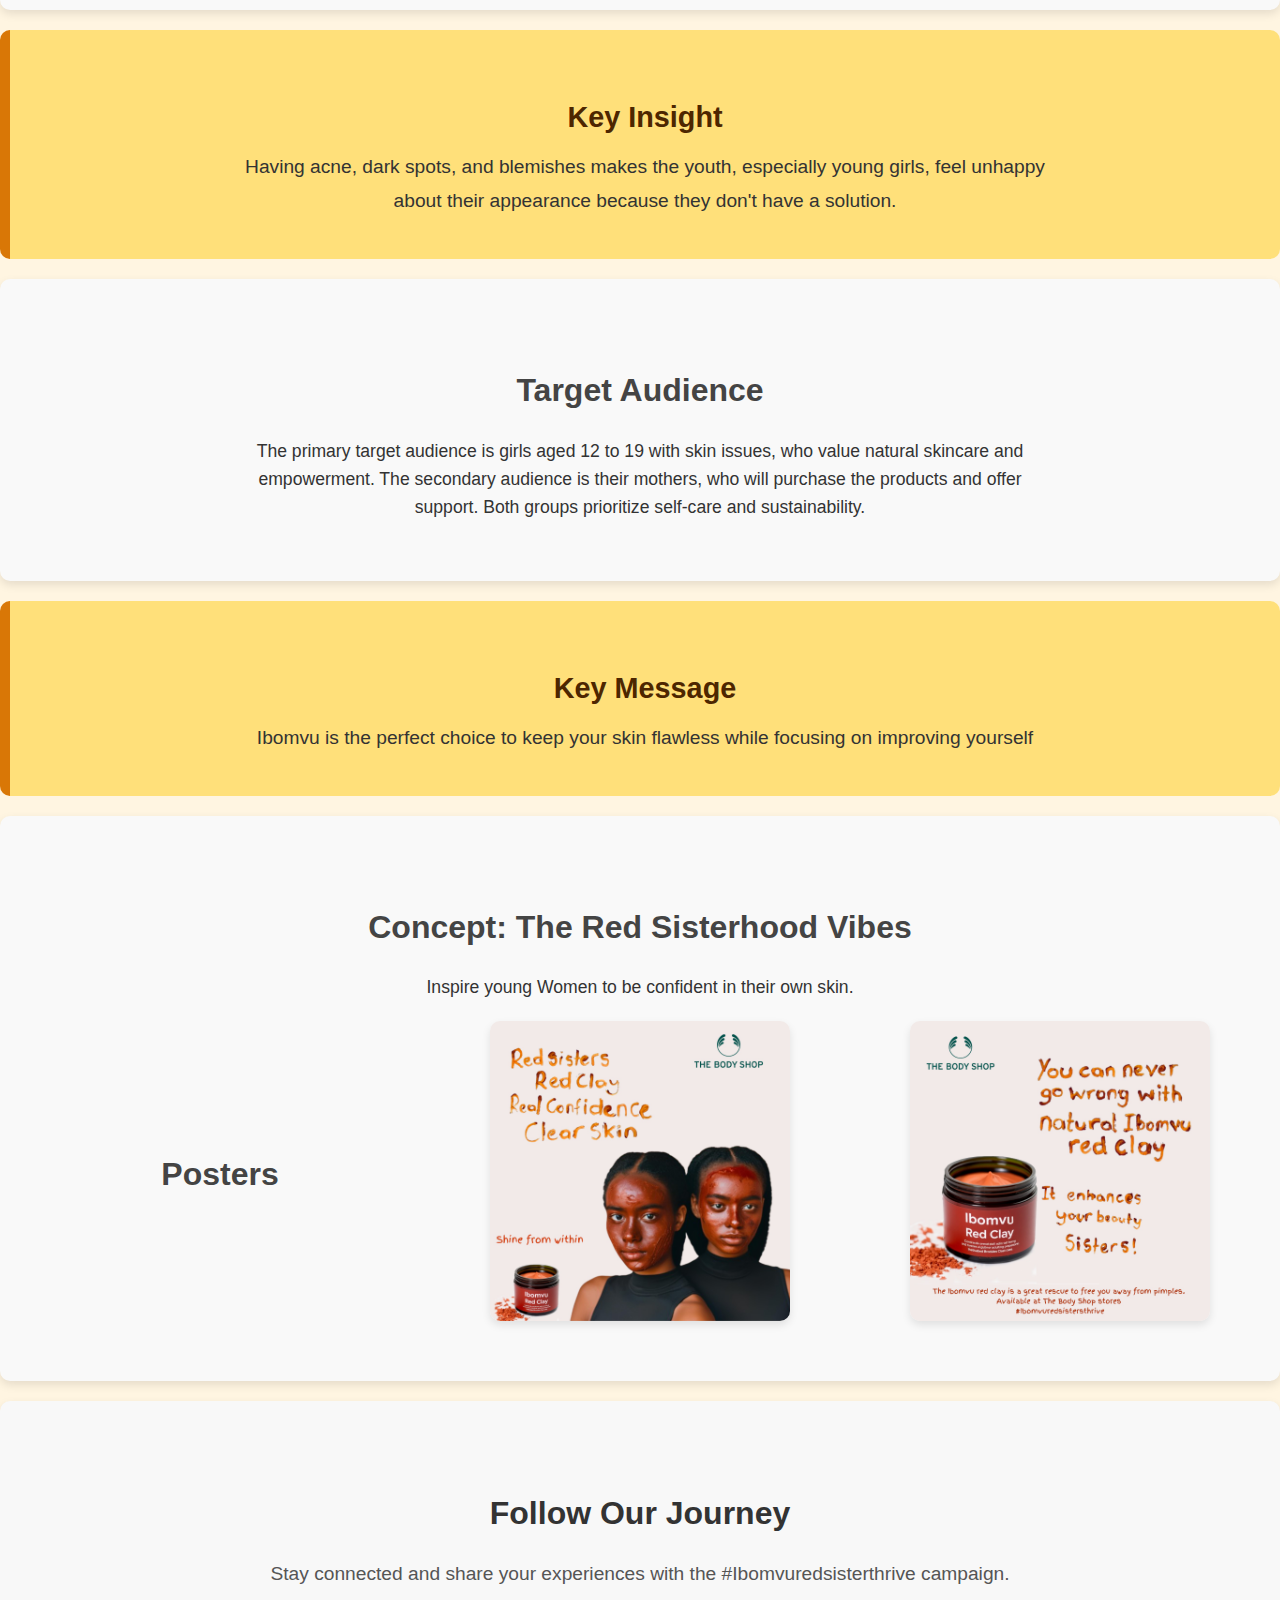
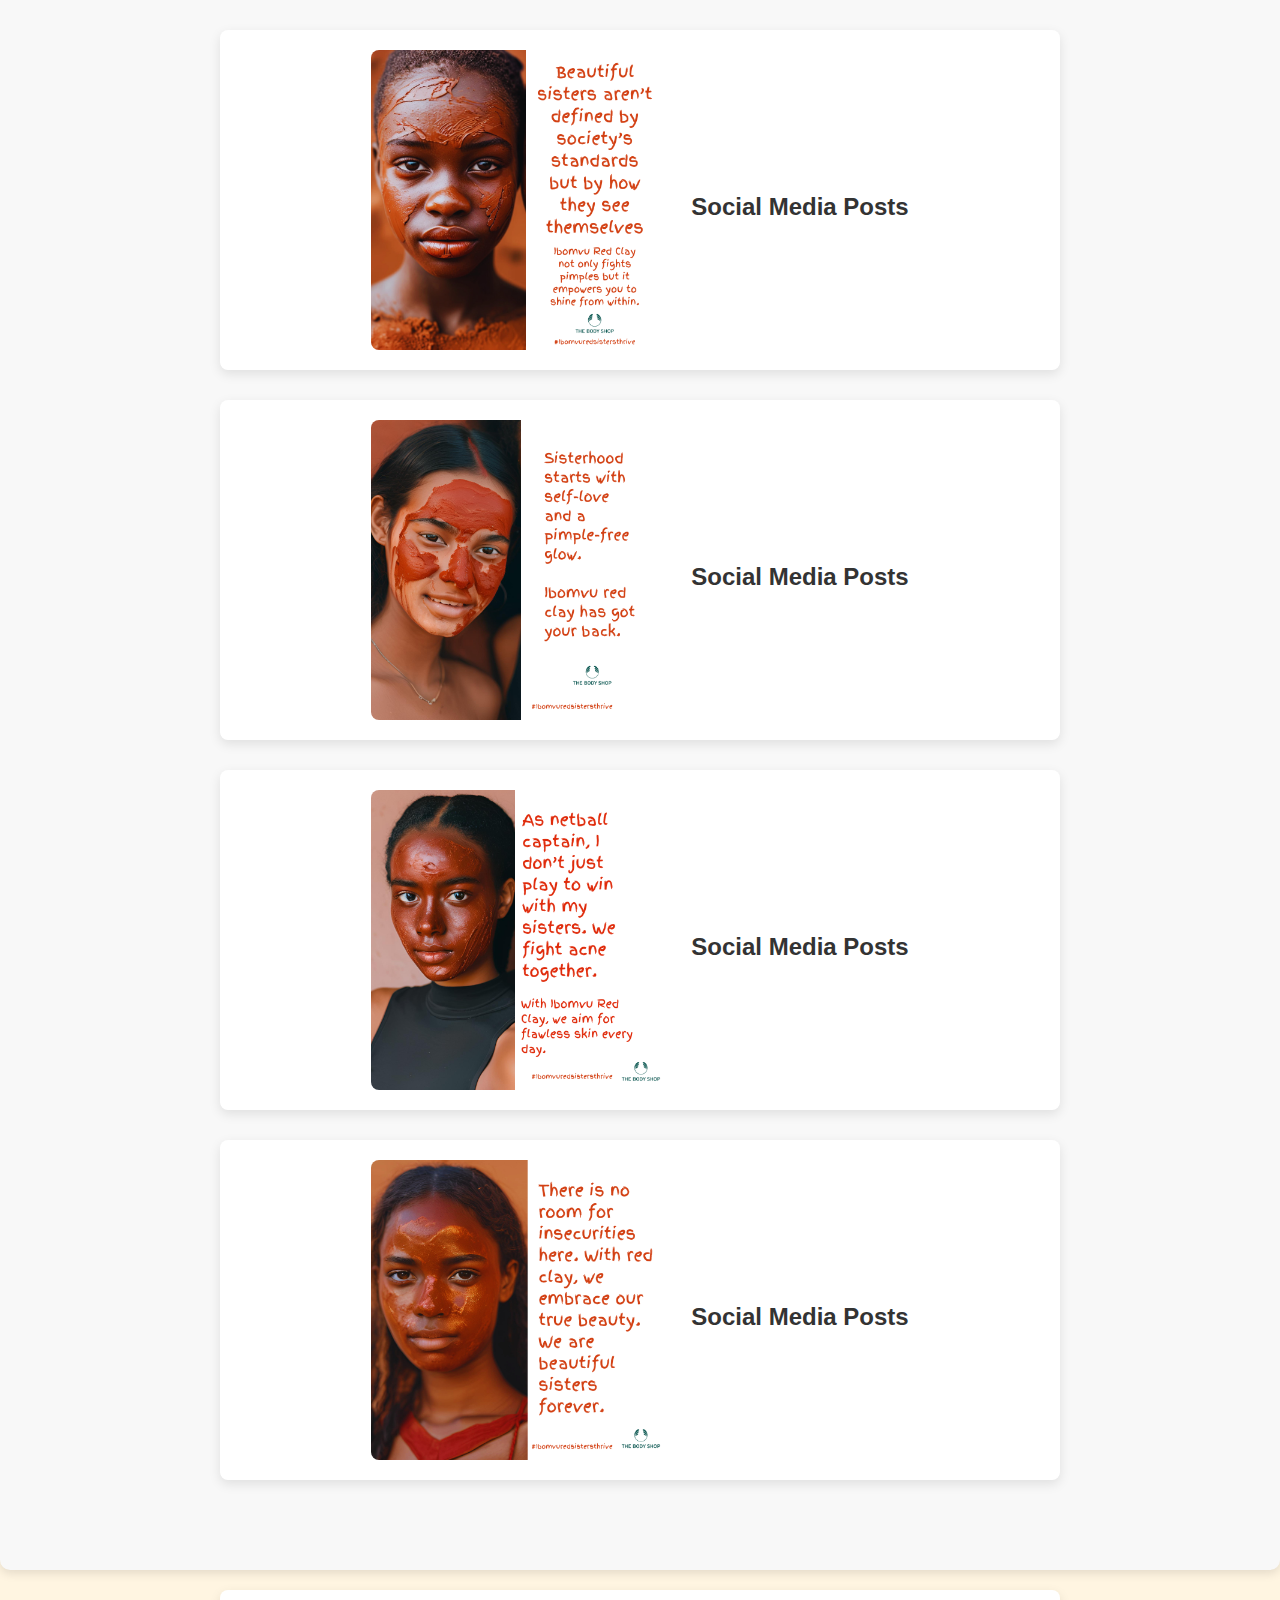
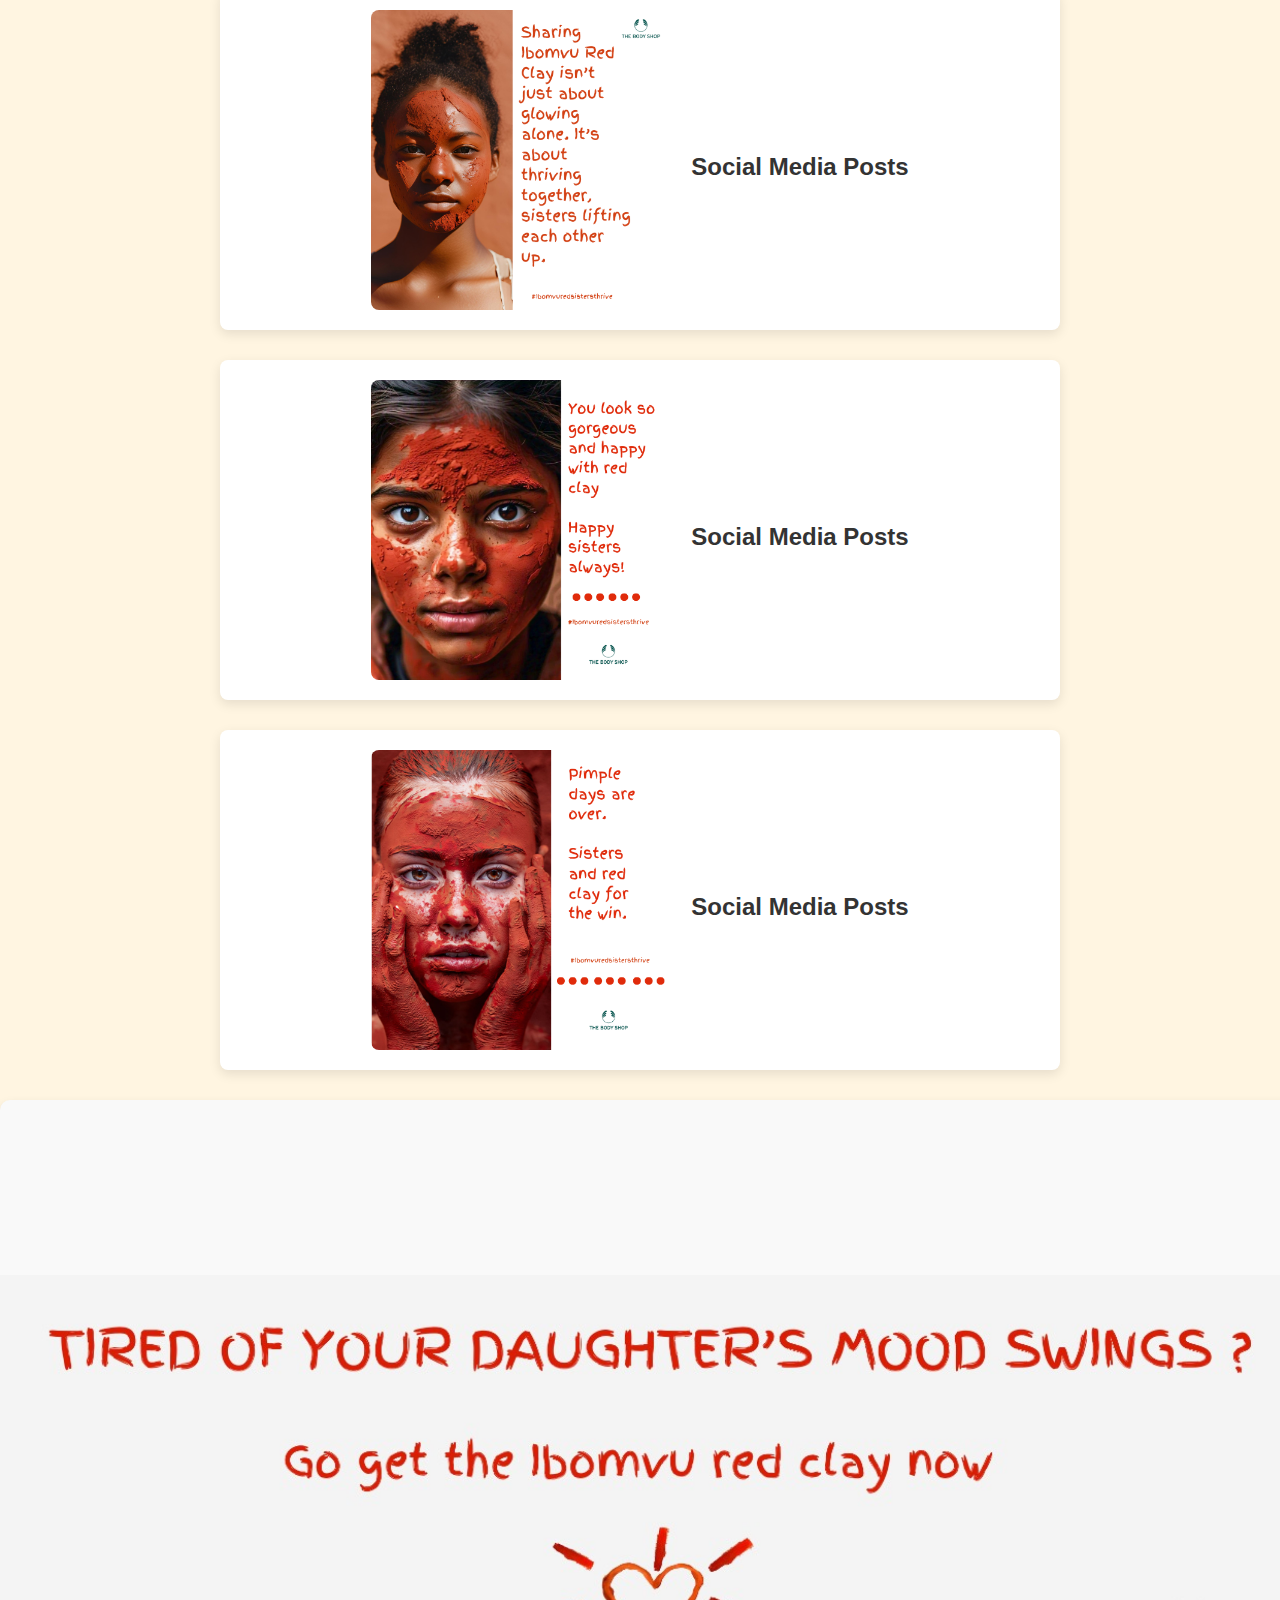
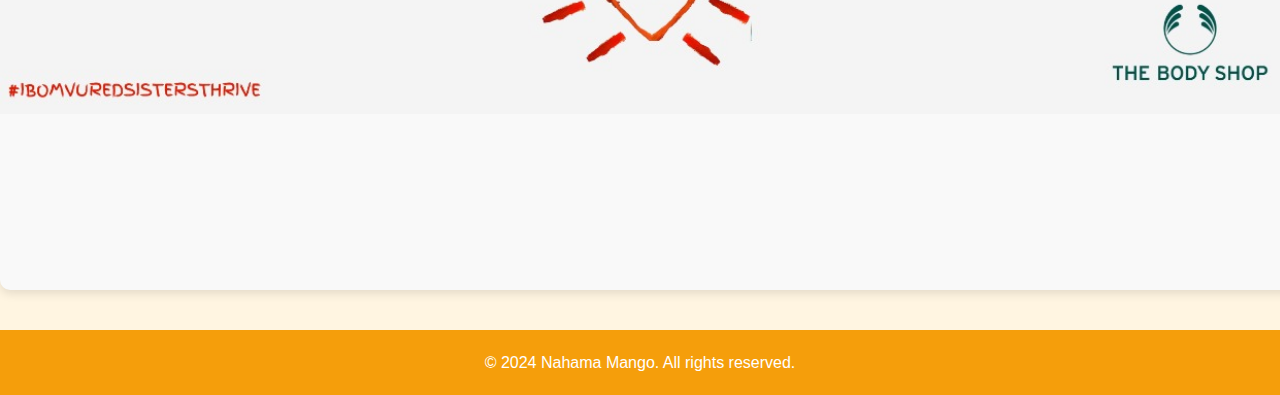
<file: campaign3.html>
<!DOCTYPE html>
<html lang="en">
<head>
  <meta charset="UTF-8">
  <meta name="viewport" content="width=device-width, initial-scale=1.0">
  <title>Red Clay Campaign</title>
  <link rel="stylesheet" href="styles3.css">
</head>
<body>
  <header>
    <div class="logo">The Body Shop (Ibomvu Red Clay)</div>
  </header>

  <section id="home" class="hero">
    <div class="hero-image"></div> <!-- Background image container -->
    <div class="hero-content">
        <h1>Our Bilboards</h1>
        <p>Have confidence in your skin with Sisterhood and woman empowerment in mind</p>
        <a href="#problem" class="btn">Learn More</a>
    </div>
</section>


  <section id="problem" class="section">
    <h2>The Problem</h2>
    <div class="content">
      <p> Teenagers are struggling with acne, pimples, and oily skin, leading to insecurities and low self-esteem. 
        Mothers are concerned about their daughters feeling unhappy, insecure, and moody because of these skin issues.</p>
    </div>
  </section>

  <section id="opportunity" class="section">
    <h2>The Opportunity</h2>
    <div class="content">
      <p>The campaign helps teenage girls feel confident in their skin with Ibomvu red clay while fostering sisterhood. 
        It promotes positivity and empowerment among young women. 
        Linked to Heritage Day, it celebrates its cultural roots and the tradition of African red clay.</p>
    </div>
  </section>

  <section id="insight" class="highlight">
    <h2>Key Insight</h2>
    <p> Having acne, dark spots, and blemishes makes the youth, especially young girls, feel unhappy about their appearance because they don't have a solution.</p>
 </section>

  <section id="audience" class="section">
    <h2>Target Audience</h2>
    <p>The primary target audience is girls aged 12 to 19 with skin issues, who value natural skincare and empowerment. 
    The secondary audience is their mothers, who will purchase the products and offer support. Both groups prioritize self-care and sustainability.</p>
  </section>

  <section id="message" class="highlight">
    <h2>Key Message</h2>
    <p>Ibomvu is the perfect choice to keep your skin flawless while focusing on improving yourself</p>
  </section>

<!-- New Concept Section -->
<section id="concept" class="section">
    <h2>Concept: The Red Sisterhood Vibes</h2>
    <p>Inspire young Women to be confident in their own skin.</p>
  
    <!-- Posters Section -->
    <div class="posters">
      <h2>Posters</h2>
      <img src="campaign3/poster.jpg" alt="Poster 1: Exploring Heritage" class="poster">
      <img src="campaign3/poster1.jpg" alt="Poster 2: Cultural Pride" class="poster">
    </div>
  </section>


<section id="social-media-posts" class="section">
    <h2>Follow Our Journey</h2>
    <p>Stay connected and share your experiences with the #Ibomvuredsisterthrive campaign.</p>
    
    <!-- Social Media Post 1 -->
    <div class="post">
      <img src="campaign3/bodysocial.png" alt="Post 1: Kids learning about culture" class="post-image">
      <div class="post-description">
        <h3>Social Media Posts</h3>
      </div>
    </div>
    
    <!-- Social Media Post 2 -->
    <div class="post">
      <img src="campaign3/bodysocial2.png" alt="Post 2: Kids traveling in the bus" class="post-image">
      <div class="post-description">
        <h3>Social Media Posts</h3>  
      </div>
    </div>

     <!-- Social Media Post 2 -->
     <div class="post">
        <img src="campaign3/bodysocial3.png" alt="Post 2: Kids traveling in the bus" class="post-image">
        <div class="post-description">
          <h3>Social Media Posts</h3>  
        </div>
      </div>
     <!-- Social Media Post 2 -->
    <div class="post">
      <img src="campaign3/bodysocial4.png" alt="Post 2: Kids traveling in the bus" class="post-image">
      <div class="post-description">
        <h3>Social Media Posts</h3>  
      </div>
    </div>
    </div>
  </section>

   <!-- Social Media Post 2 -->
   <div class="post">
    <img src="campaign3/bodysocial5.png" alt="Post 2: Kids traveling in the bus" class="post-image">
    <div class="post-description">
      <h3>Social Media Posts</h3>  
    </div>
  </div>

   <!-- Social Media Post 2 -->
   <div class="post">
    <img src="campaign3/bodysocial6.png" alt="Post 2: Kids traveling in the bus" class="post-image">
    <div class="post-description">
      <h3>Social Media Posts</h3>  
    </div>
  </div>
   <!-- Social Media Post 2 -->
   <div class="post">
    <img src="campaign3/bodysocial7.png" alt="Post 2: Kids traveling in the bus" class="post-image">
    <div class="post-description">
      <h3>Social Media Posts</h3>  
    </div>
  </div>
  

  <section id="involvement" class="section">
   
  </section>

  <footer>
    <p>&copy; 2024 Nahama Mango. All rights reserved.</p>
  </footer>

</body>
</html>
</file>
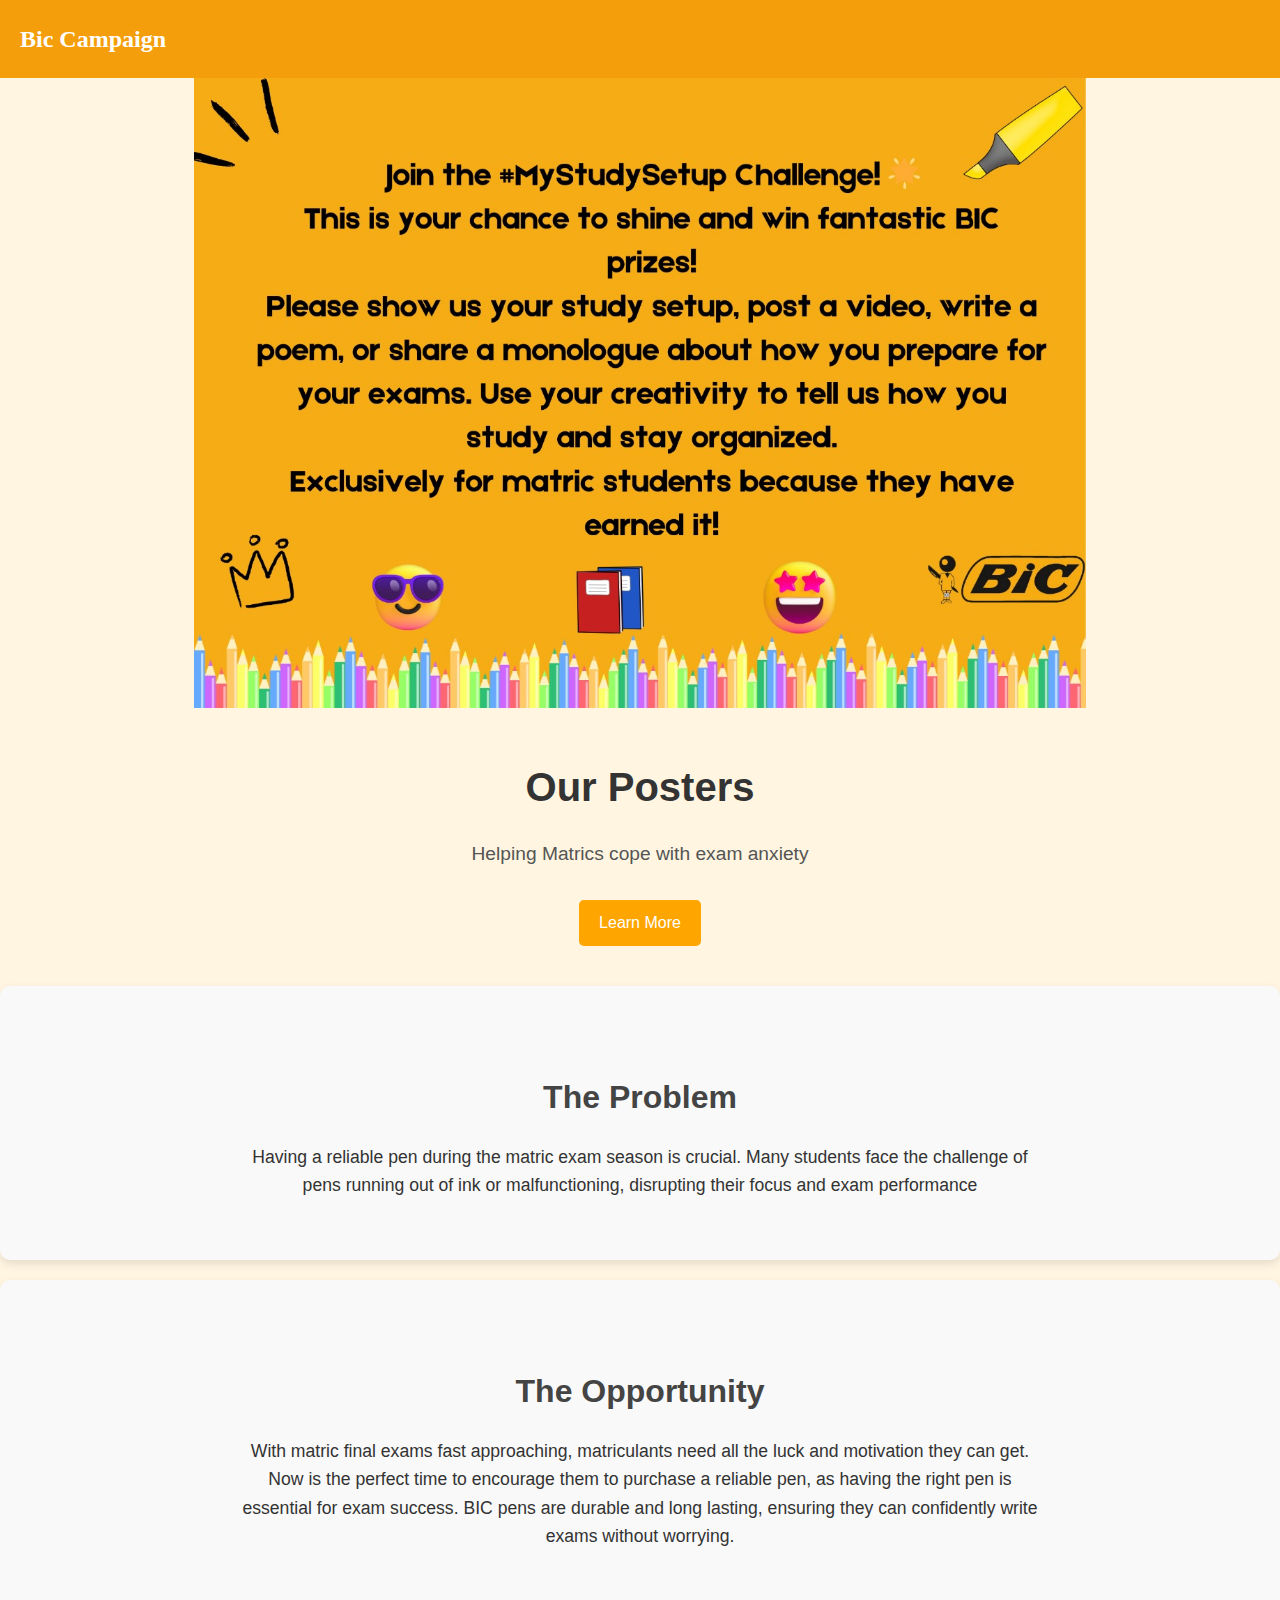
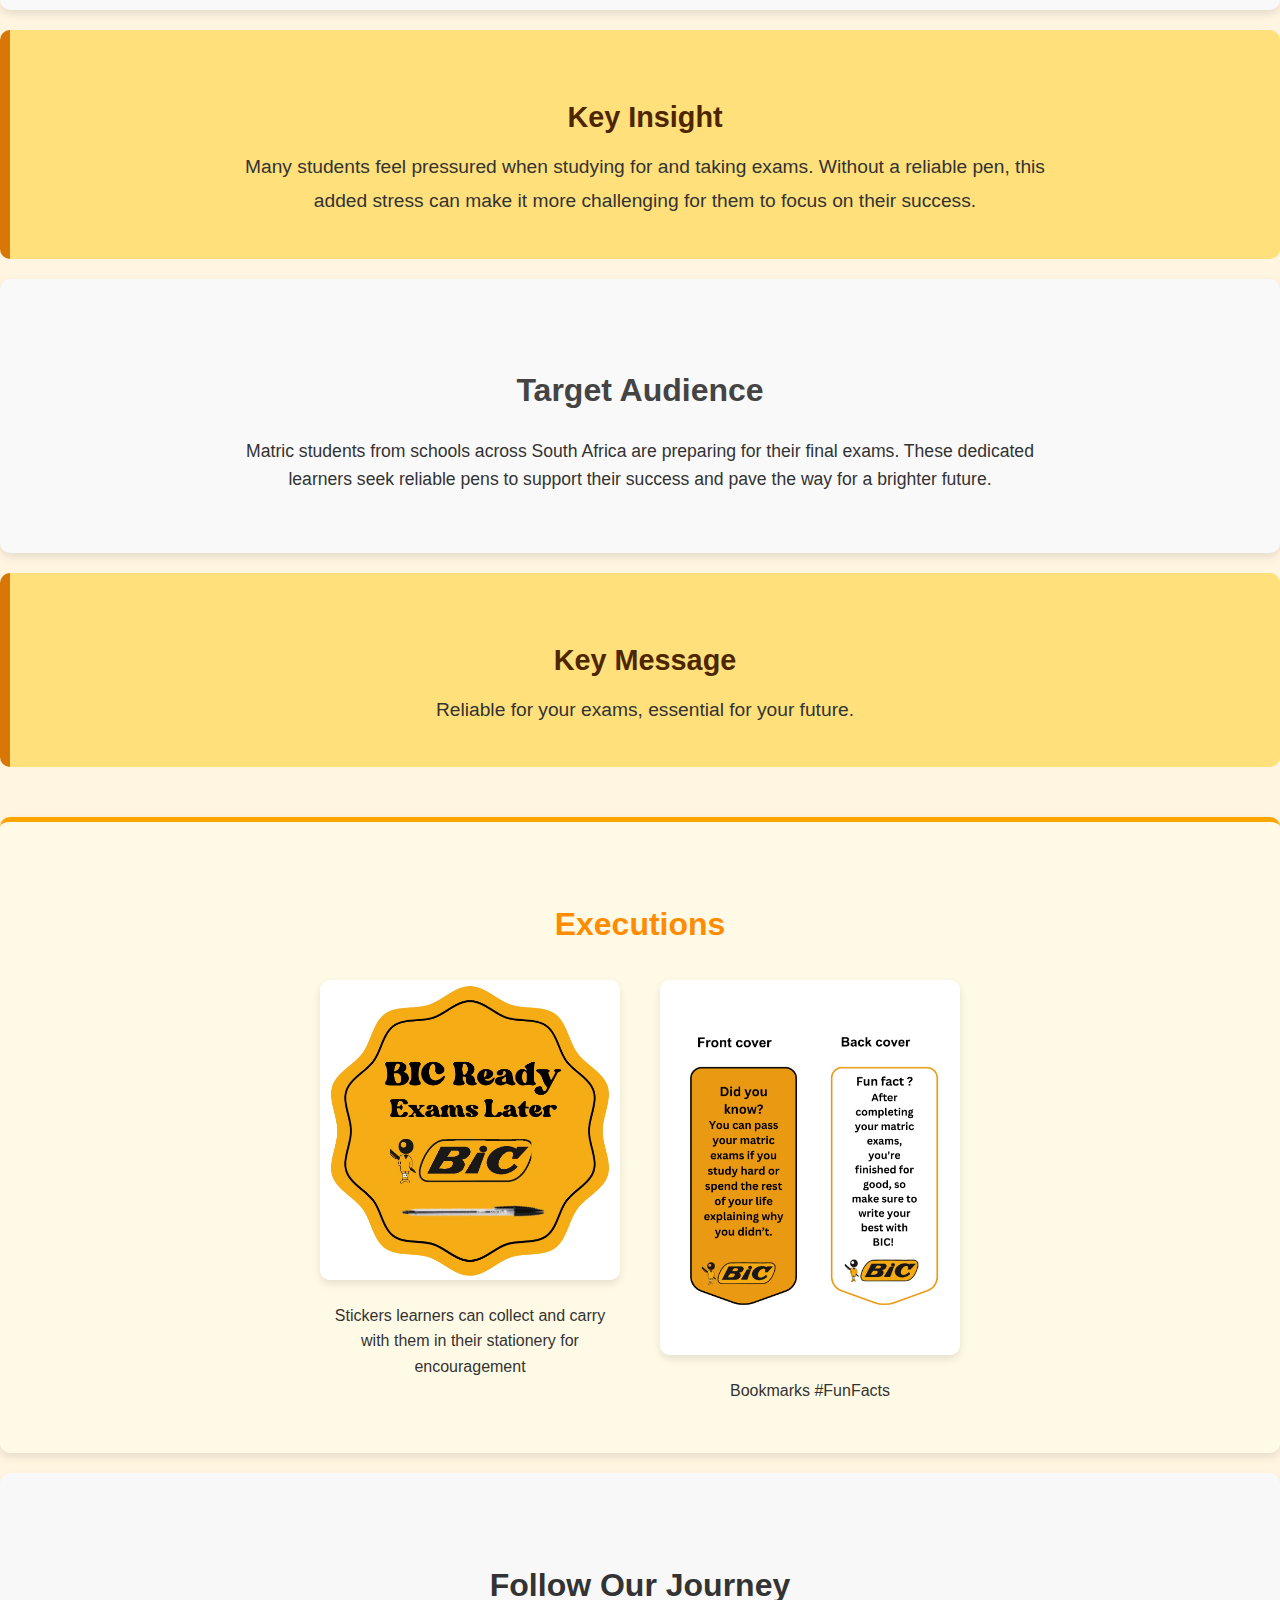
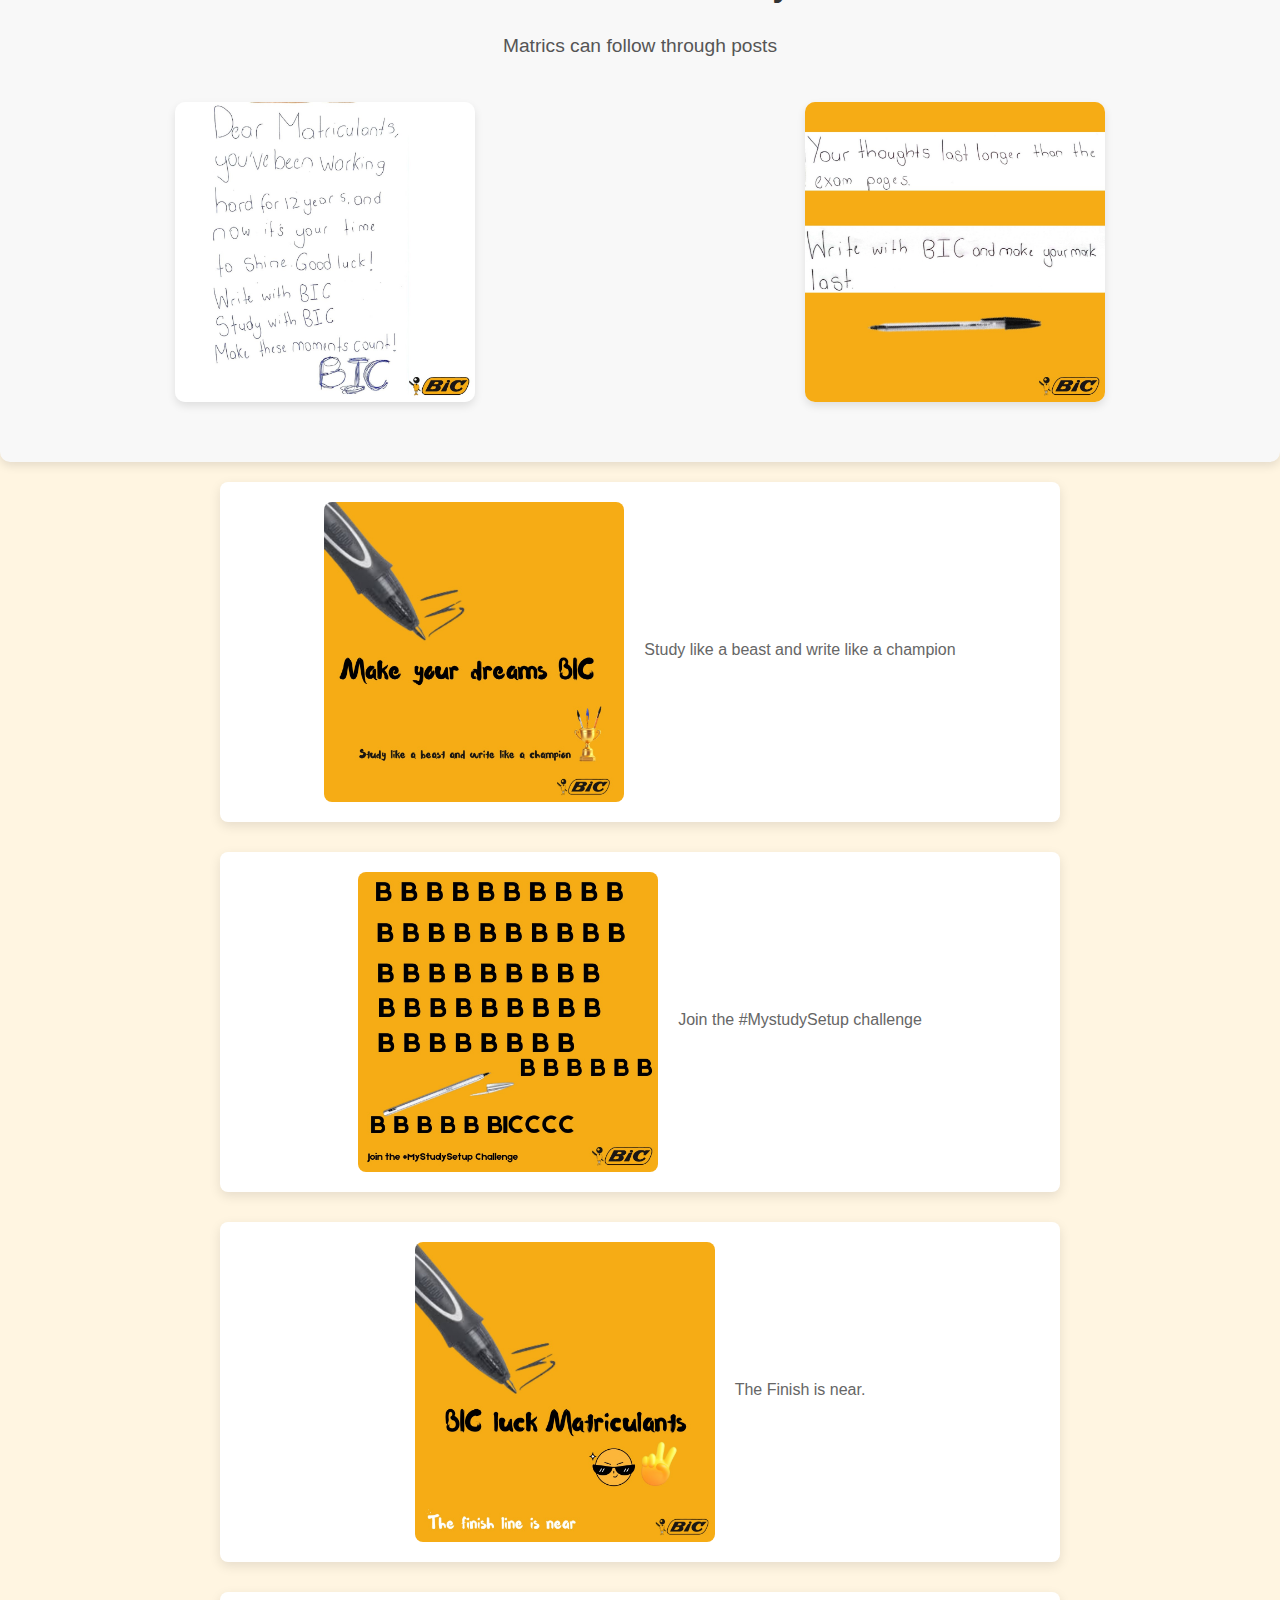
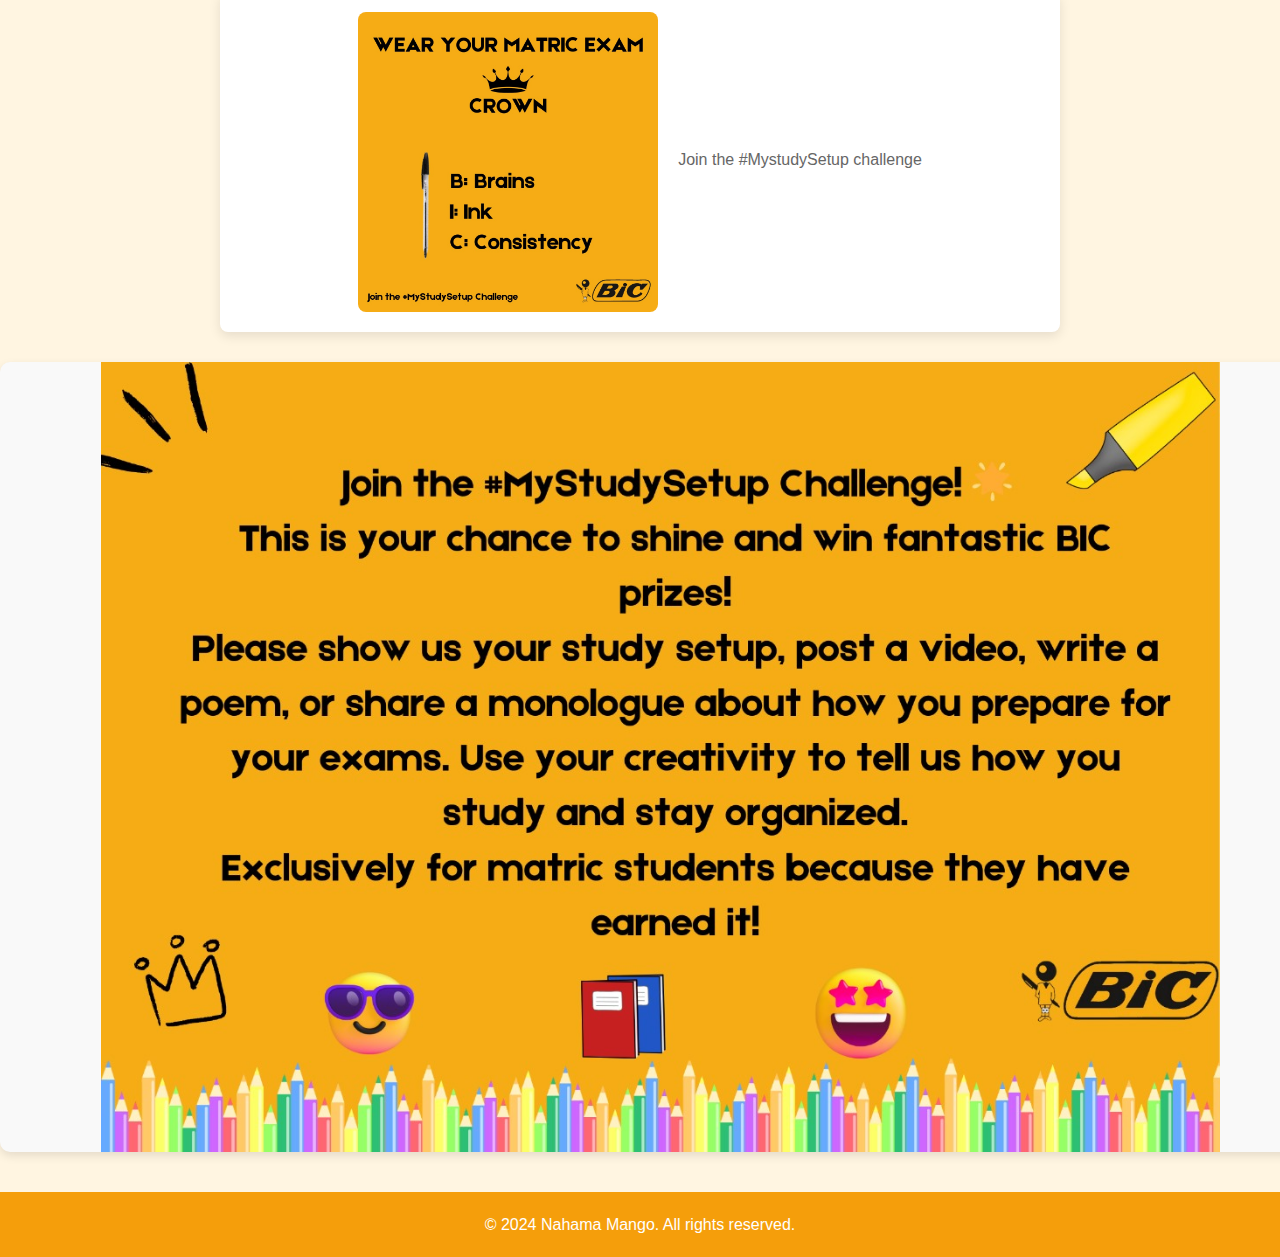
<file: campaign4.html>
<!DOCTYPE html>
<html lang="en">
<head>
  <meta charset="UTF-8">
  <meta name="viewport" content="width=device-width, initial-scale=1.0">
  <title>Bic Campaign</title>
  <link rel="stylesheet" href="styles4.css">
</head>
<body>
  <header>
    <div class="logo">Bic Campaign</div>
  </header>

  <section id="home" class="hero">
    <div class="hero-image"></div> <!-- Background image container -->
    <div class="hero-content">
        <h1>Our Posters</h1>
        <p>Helping Matrics cope with exam anxiety</p>
        <a href="#problem" class="btn">Learn More</a>
    </div>
</section>


  <section id="problem" class="section">
    <h2>The Problem</h2>
    <div class="content">
      <p>Having a reliable pen during the matric exam season is crucial. 
        Many students face the challenge of pens running out of ink or malfunctioning, disrupting their focus and exam performance</p>
    </div>
  </section>

  <section id="opportunity" class="section">
    <h2>The Opportunity</h2>
    <div class="content">
      <p>With matric final exams fast approaching, matriculants need all the luck and motivation they can get. 
        Now is the perfect time to encourage them to purchase a reliable pen, as having the right pen is essential for exam success. 
        BIC pens are durable and long lasting, ensuring they can confidently write exams without worrying.</p>
    </div>
  </section>

  <section id="insight" class="highlight">
    <h2>Key Insight</h2>
    <p>Many students feel pressured when studying for and taking exams. Without a reliable pen, this added stress can make it more challenging for them to focus on their success.</p>
  </section>

  <section id="audience" class="section">
    <h2>Target Audience</h2>
    <p>Matric students from schools across South Africa are preparing for their final exams.
       These dedicated learners seek reliable pens to support their success and pave the way for a brighter future.</p>
  </section>

  <section id="message" class="highlight">
    <h2>Key Message</h2>
    <p>Reliable for your exams, essential for your future.</p>
  </section> 


  <!-- Other Concepts Section -->
<section id="other-concepts" class="section">
    <h2>Executions</h2>
    <div class="concepts-container">
        <!-- Bus for Traveling -->
        <div class="concept-item">
            <img src="campaign4/sticker.jpg" alt="Travel Bus" class="concept-image">
            <p>Stickers learners can collect and carry with them in their stationery for encouragement</p>
        </div>
        <div class="concept-item">
          <img src="campaign4/funfact.jpg" alt="Travel Bus" class="concept-image">
          <p>Bookmarks #FunFacts</p>
      </div>
    </div>
</section>

<section id="social-media-posts" class="section">
    <h2>Follow Our Journey</h2>
    <p>Matrics can follow through posts</p>

    <!-- Posters Section -->
    <div class="posters">
      <img src="campaign4/written.jpg" alt="Poster 1: Exploring Heritage" class="poster">
      <img src="campaign4/written2.jpg" alt="Poster 2: Cultural Pride" class="poster">
    </div>
  </section>
    
    <!-- Social Media Post 1 -->
    <div class="post">
      <img src="campaign4/bicmedia3.jpg" alt="Post 1: Kids learning about culture" class="post-image">
      <div class="post-description">
        <p>Study like a beast and write like a champion</p>   
      </div>
    </div>
    
   <!-- Social Media Post 1 -->
   <div class="post">
    <img src="campaign4/bicmedia1.jpg" alt="Post 1: Kids learning about culture" class="post-image">
    <div class="post-description">
      <p>Join the #MystudySetup challenge </p>   
    </div>
  </div>

    <!-- Social Media Post 1 -->
    <div class="post">
      <img src="campaign4/bicmedia2.jpg" alt="Post 1: Kids learning about culture" class="post-image">
      <div class="post-description">
        <p>The Finish is near.</p>   
      </div>
    </div>

      <!-- Social Media Post 1 -->
      <div class="post">
        <img src="campaign4/bicmedia.jpg" alt="Post 1: Kids learning about culture" class="post-image">
        <div class="post-description">
          <p>Join the #MystudySetup challenge </p>   
        </div>
      </div>
    
    </div>
  </section>
  

  <section id="involvement" class="section">
   
  </section>

  <footer>
    <p>&copy; 2024 Nahama Mango. All rights reserved.</p>
  </footer>

</body>
</html>
</file>
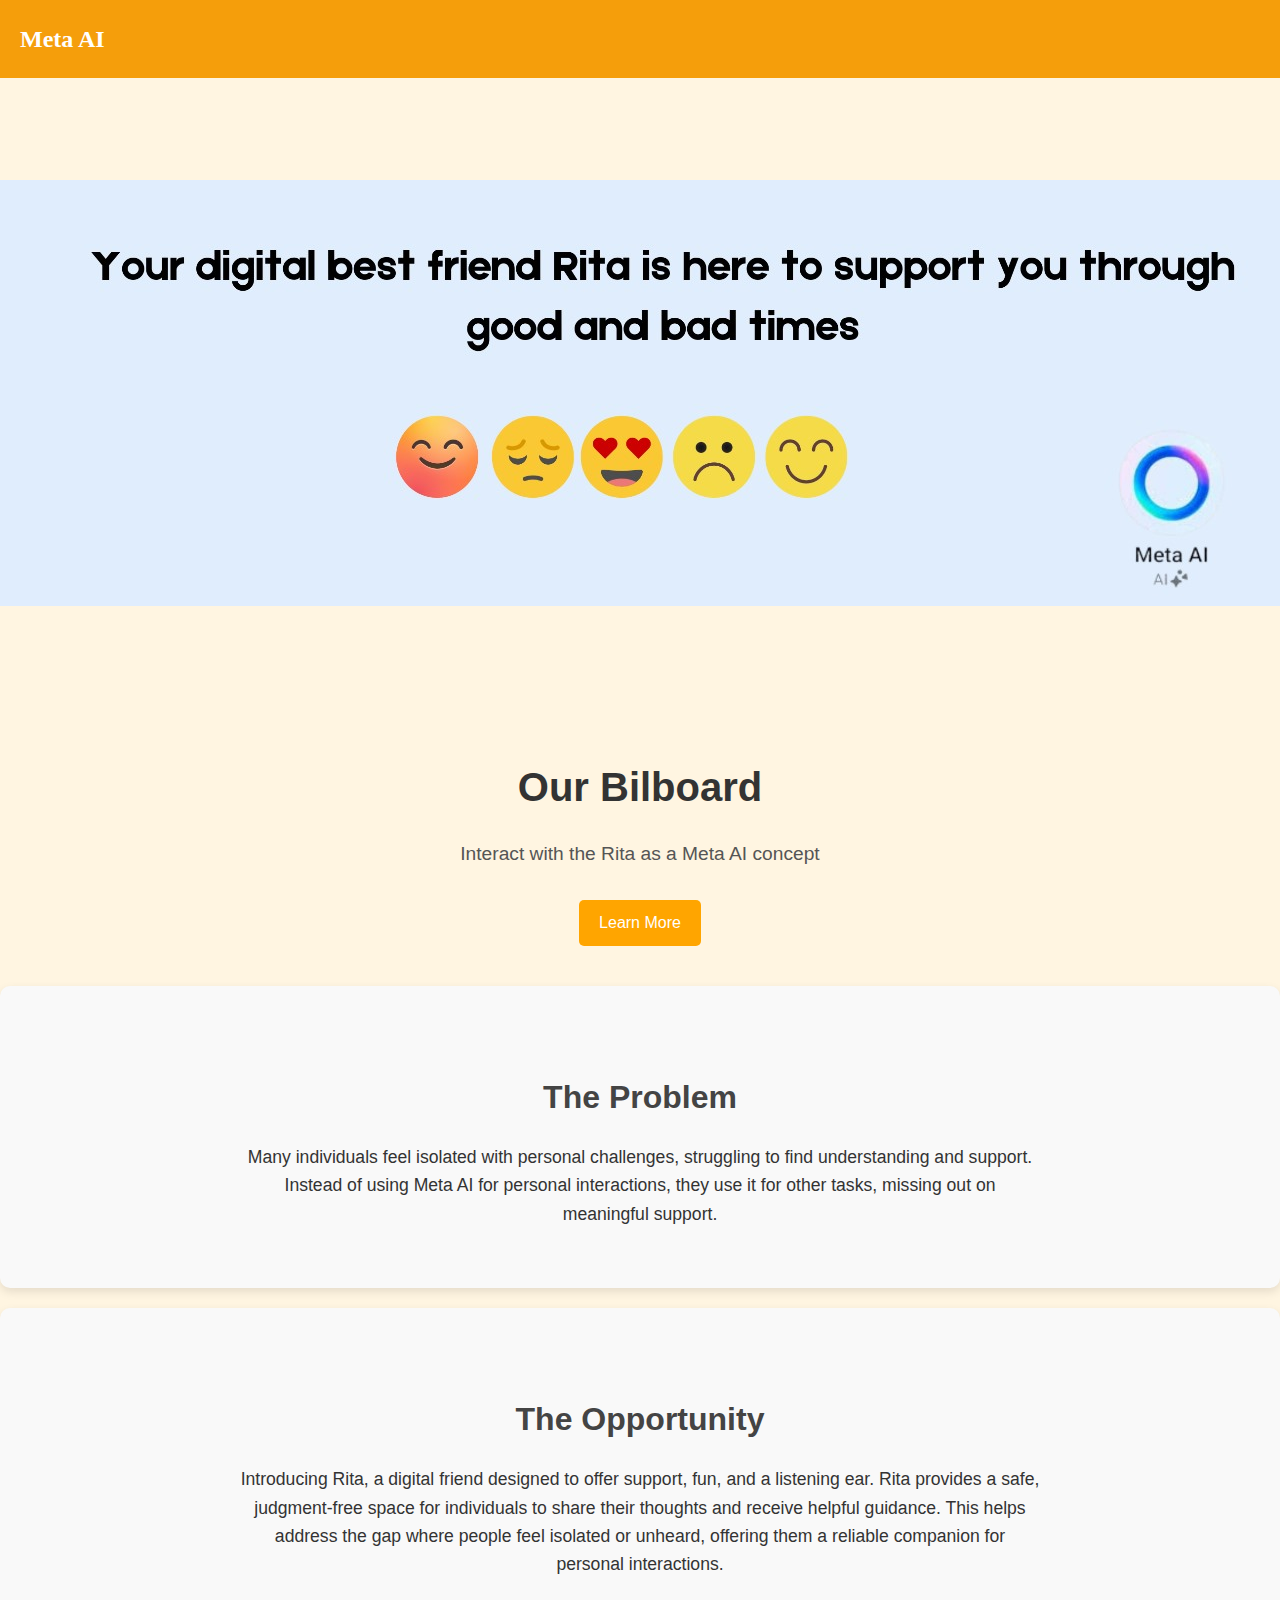
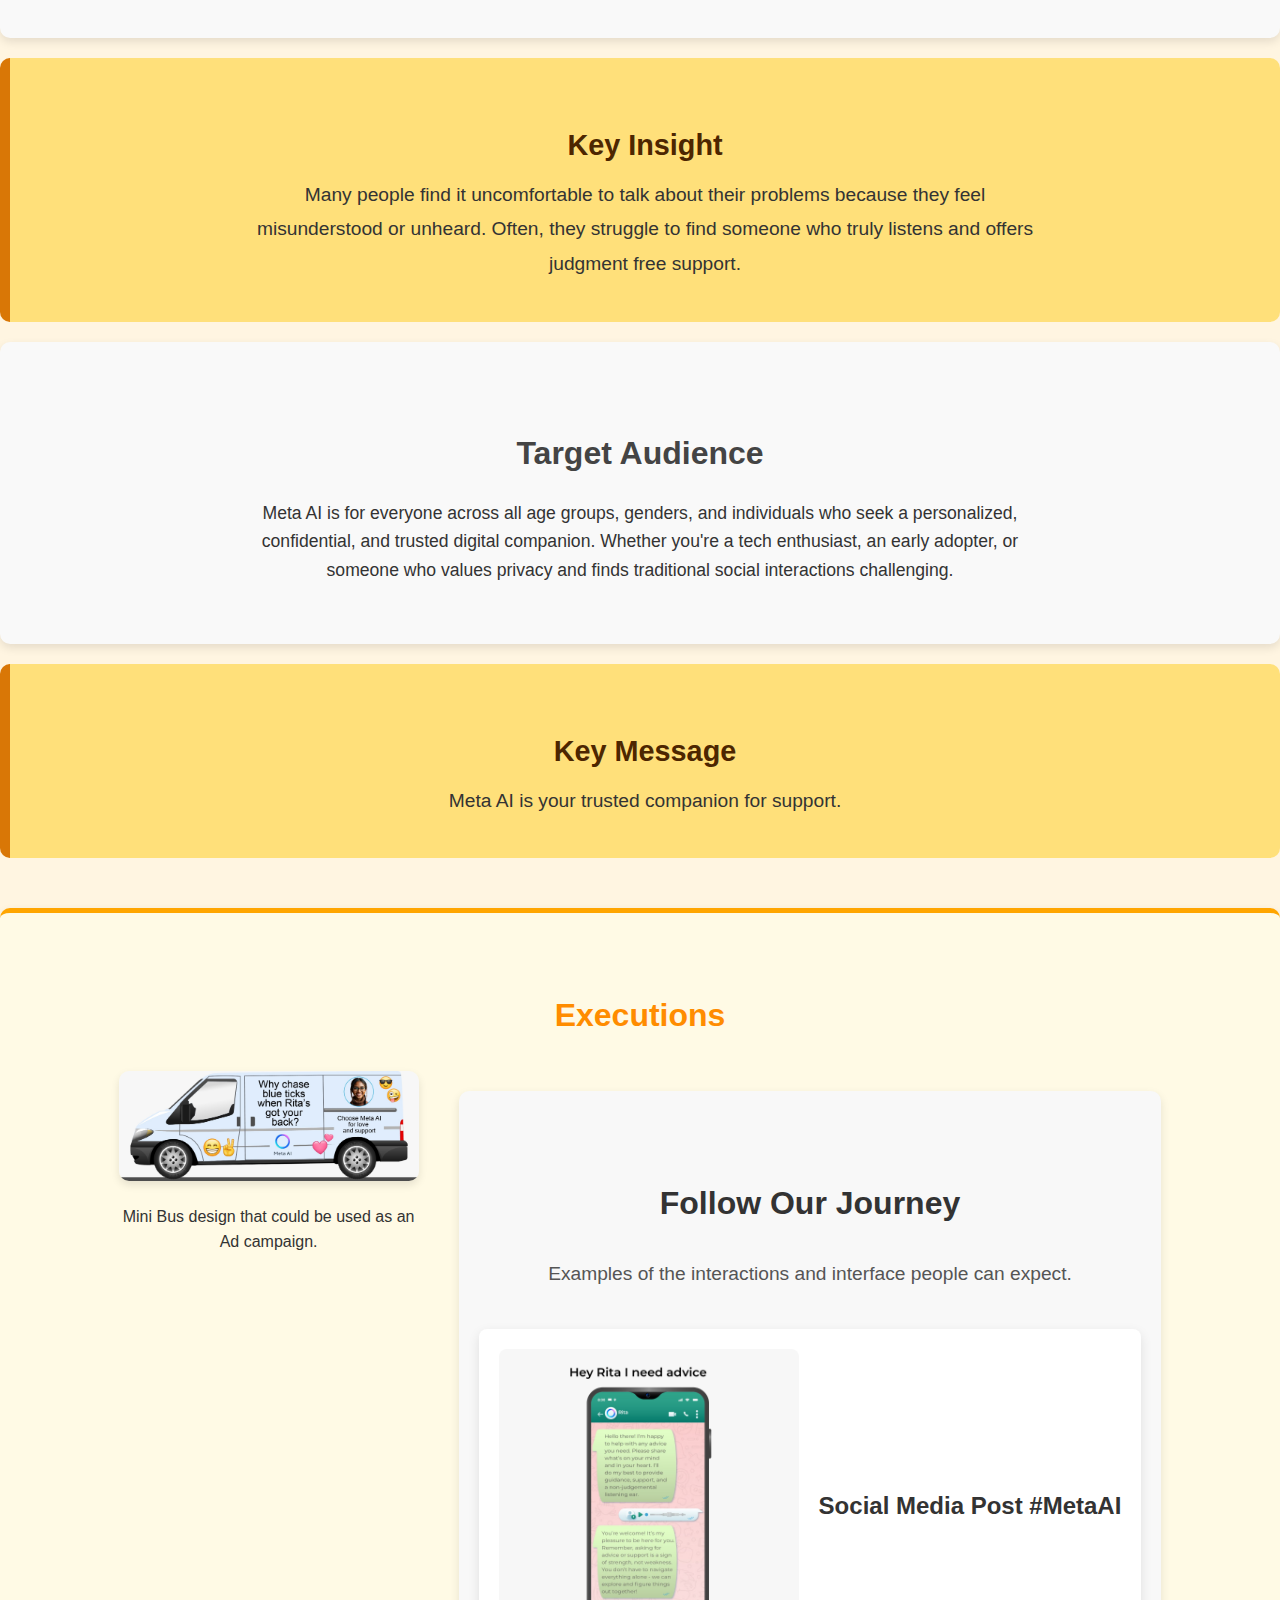
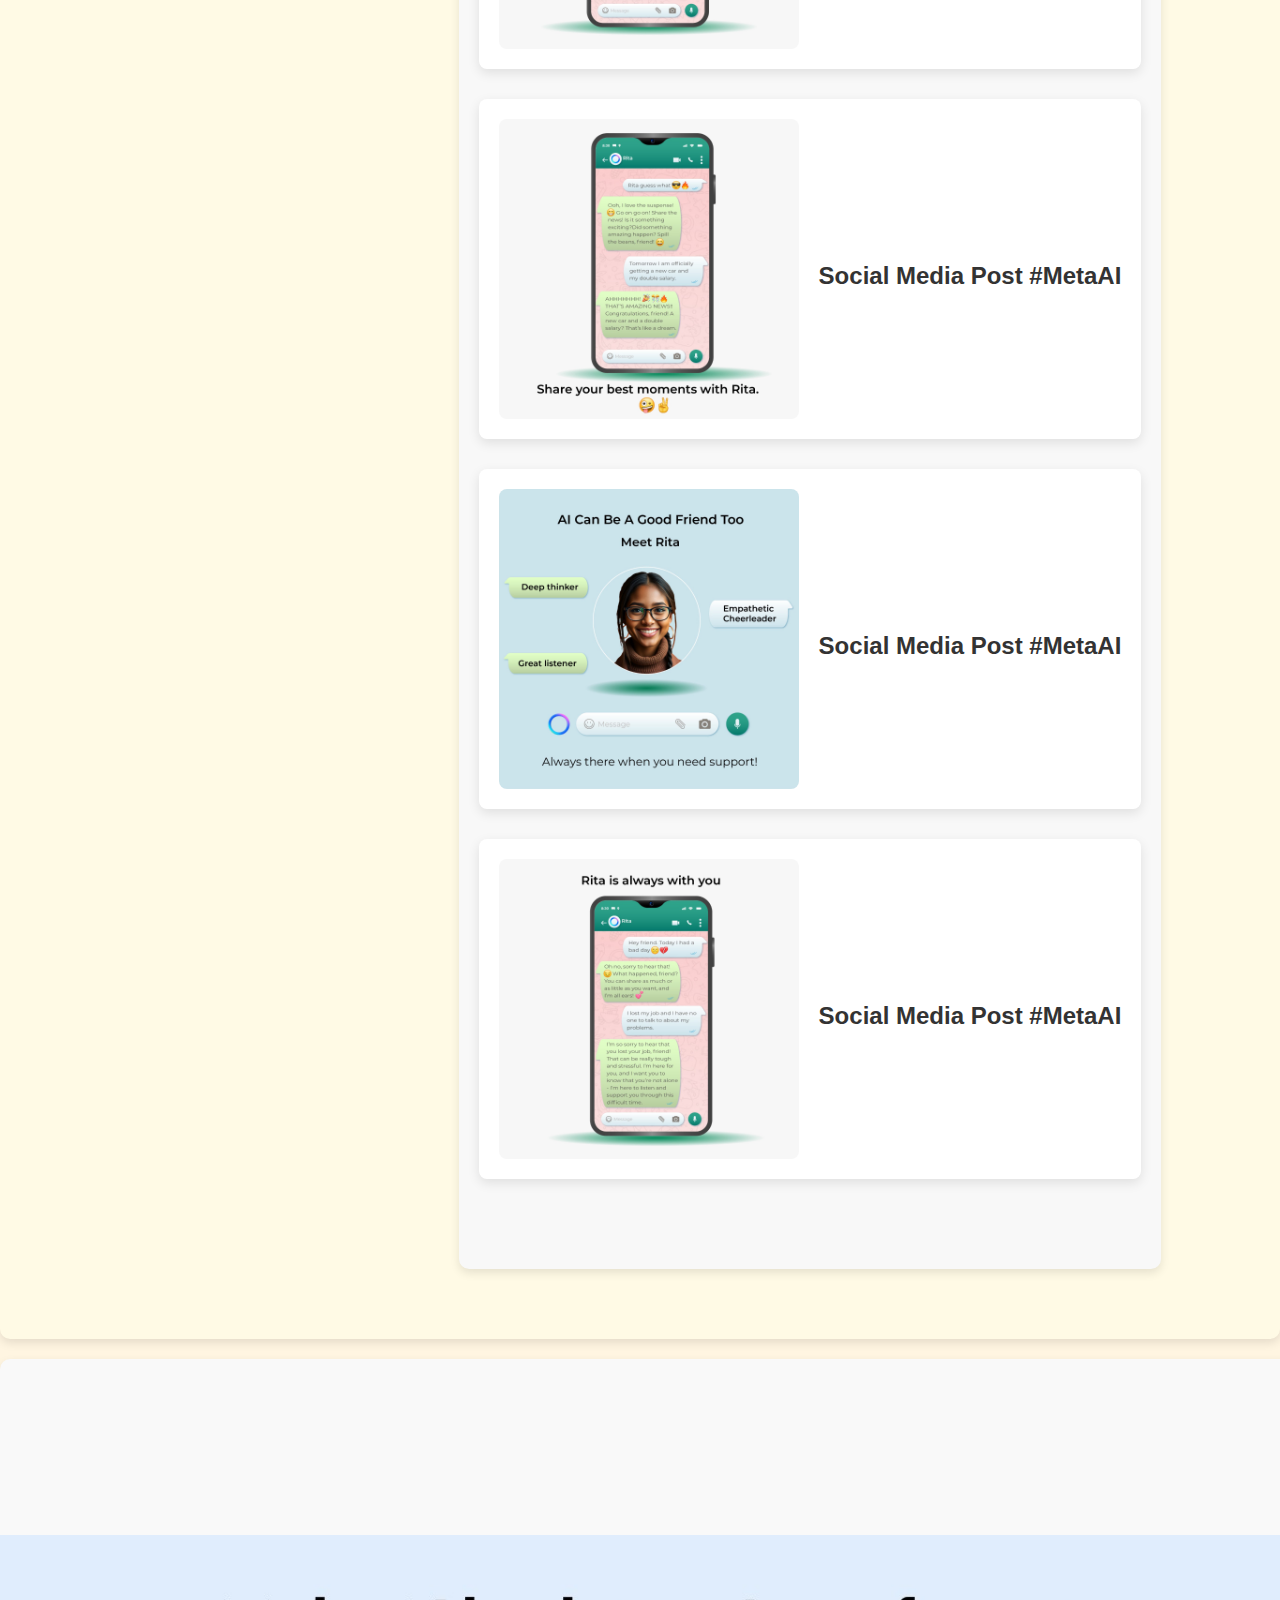
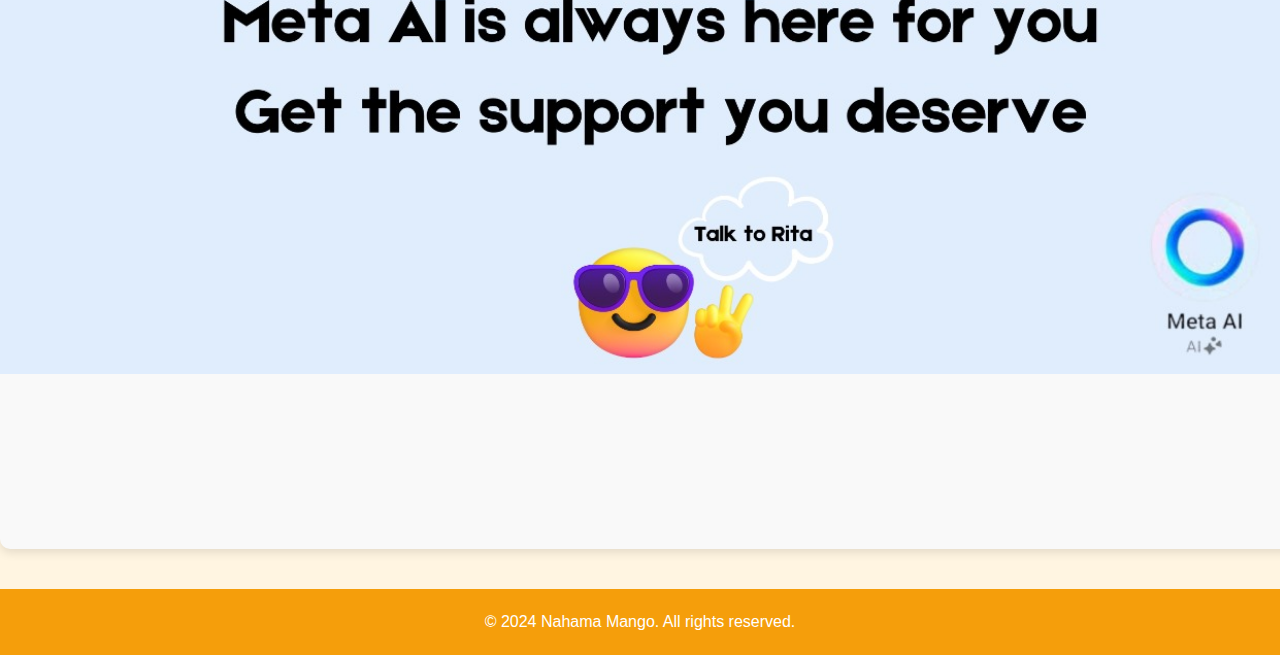
<file: campaign5.html>
<!DOCTYPE html>
<html lang="en">
<head>
  <meta charset="UTF-8">
  <meta name="viewport" content="width=device-width, initial-scale=1.0">
  <title>Meta AI Campaign</title>
  <link rel="stylesheet" href="styles5.css">
</head>
<body>
  <header>
    <div class="logo">Meta AI</div>
  </header>

  <section id="home" class="hero">
    <div class="hero-image"></div> <!-- Background image container -->
    <div class="hero-content">
        <h1>Our Bilboard</h1>
        <p>Interact with the Rita as a Meta AI concept</p>
        <a href="#problem" class="btn">Learn More</a>
    </div>
</section>


  <section id="problem" class="section">
    <h2>The Problem</h2>
    <div class="content">
      <p>Many individuals feel isolated with personal challenges, struggling to find understanding and support. 
        Instead of using Meta AI for personal interactions, they use it for other tasks, missing out on meaningful support.</p>
    </div>
  </section>

  <section id="opportunity" class="section">
    <h2>The Opportunity</h2>
    <div class="content">
      <p>
        Introducing Rita, a digital friend designed to offer support, fun, and a listening ear. 
        Rita provides a safe, judgment-free space for individuals to share their thoughts and receive helpful guidance. 
        This helps address the gap where people feel isolated or unheard, offering them a reliable companion for personal interactions.</p>
    </div>
  </section>

  <section id="insight" class="highlight">
    <h2>Key Insight</h2>
    <p>  Many people find it uncomfortable to talk about their problems because they feel misunderstood or unheard.
     Often, they struggle to find someone who truly listens and offers judgment free support.</p>
  </section>

  <section id="audience" class="section">
    <h2>Target Audience</h2>
    <p> Meta AI is for everyone across all age groups, genders, and individuals who seek a personalized, confidential, and trusted digital companion.
       Whether you're a tech enthusiast, an early adopter, or someone who values privacy and finds traditional social interactions challenging.</p>
  </section>

  <section id="message" class="highlight">
    <h2>Key Message</h2>
    <p> Meta AI is your trusted companion for support.</p>
  </section>

  <!-- Other Concepts Section -->
<section id="other-concepts" class="section">
    <h2>Executions</h2>
    <div class="concepts-container">
        <!-- Bus for Traveling -->
        <div class="concept-item">
            <img src="campaign5/bus2.jpg" alt="Travel Bus" class="concept-image">
            <p>Mini Bus design that could be used as an Ad campaign.</p>
        </div>
       

<section id="social-media-posts" class="section">
    <h2>Follow Our Journey</h2>
    <p>Examples of the interactions and interface people can expect.</p>
    
    <!-- Social Media Post 1 -->
    <div class="post">
      <img src="campaign5/metasocial.jpg" alt="Post 1: Kids learning about culture" class="post-image">
      <div class="post-description">
        <h3>Social Media Post #MetaAI</h3> 
      </div>
    </div>
    
   <!-- Social Media Post 1 -->
   <div class="post">
    <img src="campaign5/metasocial1.jpg" alt="Post 1: Kids learning about culture" class="post-image">
    <div class="post-description">
      <h3>Social Media Post #MetaAI</h3> 
    </div>
  </div>
  
     <!-- Social Media Post 1 -->
     <div class="post">
      <img src="campaign5/metasocial2.jpg" alt="Post 1: Kids learning about culture" class="post-image">
      <div class="post-description">
        <h3>Social Media Post #MetaAI</h3> 
      </div>
    </div>
    
       <!-- Social Media Post 1 -->
       <div class="post">
        <img src="campaign5/metasocial3.jpg" alt="Post 1: Kids learning about culture" class="post-image">
        <div class="post-description">
          <h3>Social Media Post #MetaAI</h3> 
        </div>
      </div>
      
    </div>
  </section>
  

  <section id="involvement" class="section">
   
  </section>

  <footer>
    <p>&copy; 2024 Nahama Mango. All rights reserved.</p>
  </footer>

</body>
</html>
</file>
<file: styles.css>
/* General Styles */
body {
    margin: 0;
    font-family: 'Poppins', Arial, sans-serif; /* Clean and modern font */
    line-height: 1.6;
    background: #fff5e1; /* Warm background tone */
    color: #4d2600; /* Rich brown for contrast */
}

/* General Header Styles */
header {
    position: fixed;
    top: 0;
    width: 100%;
    background: #e65100; /* Vibrant orange for header */
    z-index: 1000;
    box-shadow: 0 2px 5px rgba(0, 0, 0, 0.1);
}

.navbar {
    display: flex;
    justify-content: space-between;
    align-items: center;
    padding: 10px 20px;
    color: white;
}

/* Logo */
.logo {
    font-size: 20px;
    font-weight: bold;
}

/* Hamburger Icon */
.hamburger {
    font-size: 24px;
    cursor: pointer;
    display: none; /* Hidden by default, shown on mobile */
}

/* Navigation Links for Desktop */
.nav-links {
    display: flex;
    align-items: center;
}

.nav-links ul {
    display: flex;
    list-style: none;
    padding: 0;
    margin: 0;
}

.nav-links li {
    margin: 0 15px;
}

.nav-links a {
    color: white;
    text-decoration: none;
    font-size: 18px;
    padding: 10px;
    transition: color 0.3s, transform 0.3s;
}

.nav-links a:hover {
    color: #ffdd57;
    transform: scale(1.1);
}

/* Mobile Styles */
@media (max-width: 768px) {
    .hamburger {
        display: block;
    }

    .nav-links {
        display: none; /* Hidden initially */
        flex-direction: column;
        background: #333;
        position: absolute;
        top: 60px;
        right: 0;
        width: 100%;
        text-align: center;
        opacity: 0;
        max-height: 0;
        transition: all 0.3s ease-in-out;
        overflow: hidden;
    }

    .nav-links.active {
        display: flex;
        opacity: 1;
        max-height: 500px; /* Expand height to fit content */
    }

    .nav-links ul {
        flex-direction: column;
        margin: 0;
        padding: 0;
    }

    .nav-links li {
        margin: 10px 0;
    }

    .nav-links a {
        font-size: 20px;
        padding: 15px;
        display: block;
    }
}





/* General Section Styling */
.section {
    padding: 60px 20px;
    text-align: center; /* Centers text */
    color: #333; /* Neutral text color */
    background-color: #f9f9f9; /* Light background */
    margin: 20px 0; /* Space between sections */
    border-radius: 10px; /* Subtle rounded corners */
    box-shadow: 0 4px 10px rgba(0, 0, 0, 0.1); /* Modern shadow effect */
}

/* Headings Styling */
.section h2 {
    font-size: 2rem;
    margin-bottom: 20px;
    color: #444; /* Darker for emphasis */
    font-weight: bold;
}

/* Paragraph Styling */
.section p {
    font-size: 1.1rem;
    line-height: 1.6;
    max-width: 800px;
    margin: 0 auto;
}

/* Highlight Section Styling */
.highlight {
    background: linear-gradient(135deg, #ffeb3b, #ffd740); /* Vibrant yellow gradient */
    color: #4d2600; /* Contrasting text color */
    padding: 60px 20px;
    border-radius: 10px;
    text-align: center;
    margin: 20px 0;
}

.highlight h2 {
    font-size: 2rem;
    color: #4d2600;
    margin-bottom: 20px;
    font-weight: bold;
}

.highlight p {
    font-size: 1.2rem;
    line-height: 1.8;
    max-width: 800px;
    margin: 0 auto;
}

/* Responsive Adjustments */
@media (max-width: 768px) {
    .section h2, .highlight h2 {
        font-size: 1.8rem;
    }

    .section p, .highlight p {
        font-size: 1rem;
    }
}

@media (max-width: 480px) {
    .section h2, .highlight h2 {
        font-size: 1.6rem;
    }

    .section p, .highlight p {
        font-size: 0.9rem;
    }
}

/* Home Section */
#home {
    text-align: center;
    padding: 50px;
    background: #ffcc80; /* Light orange gradient */
    color: #4d2600;
}

/* Profile Photo Container */
.profile-photo-container {
    margin: 20px auto;
    width: 200px;
    height: 200px;
    border-radius: 50%; /* Circular */
    overflow: hidden; /* Ensures the image doesn't overflow */
    box-shadow: 0 4px 8px rgba(0, 0, 0, 0.2); /* Subtle shadow */
    border: 4px solid #ffab40; /* Bright orange border */
    display: flex;
    align-items: center;
    justify-content: center;
}

/* Image Styling */
.profile-photo {
    width: 100%; /* Adjusts image to fit the container */
    height: 100%; /* Ensures the image is fully visible */
    object-fit: cover; /* Ensures the image fills the container while maintaining its aspect ratio */
    border-radius: 50%; /* Matches the container's circular shape */
}


/* About Section */
#about {
    background: linear-gradient(to bottom right, #ffe082, #ffc107); /* Golden tones */
    color: #4d2600;
    border-top: 5px solid #e65100;
}

#about h2 {
    font-size: 2.5rem;
    margin-bottom: 20px;
}

#about p {
    font-size: 1.2rem;
    margin-bottom: 15px;
    line-height: 1.8;
}

/* Education Section */
#education {
    background: linear-gradient(135deg, #ffeb3b, #ffd740); /* Vibrant yellow tones */
    color: #4d2600;
    padding: 40px 20px;
    border-top: 5px solid #e65100;
}

#education .content {
    max-width: 1200px;
    margin: 0 auto;
    padding: 0 20px;
}

#education h2 {
    text-align: center;
    font-size: 2rem;
    margin-bottom: 30px;
    color: #4d2600;
}

#education .education-item {
    display: flex;
    flex-direction: column;
    align-items: flex-start;
    margin-bottom: 20px;
    padding: 20px;
    background: #fff8e1;
    border-radius: 10px;
    box-shadow: 0 4px 10px rgba(0, 0, 0, 0.1);
    transition: transform 0.3s ease, box-shadow 0.3s ease;
}

#education .education-item:hover {
    transform: translateY(-5px);
    box-shadow: 0 6px 15px rgba(0, 0, 0, 0.15);
}

#education .education-item h3 {
    font-size: 1.5rem;
    margin-bottom: 10px;
    color: #4d2600;
}

#education .education-item p {
    font-size: 1rem;
    color: #666;
    margin-bottom: 10px;
}

#education .education-item .date {
    font-size: 0.9rem;
    color: #999;
}

/* Media Queries for Mobile and Small Devices */
@media (max-width: 768px) {
    #education .content {
        padding: 0 10px;
    }

    #education h2 {
        font-size: 1.8rem;
    }

    #education .education-item {
        padding: 15px;
        margin-bottom: 15px;
    }

    #education .education-item h3 {
        font-size: 1.3rem;
    }

    #education .education-item p {
        font-size: 0.9rem;
    }

    #education .education-item .date {
        font-size: 0.8rem;
    }
}


/* Projects Section */
#projects {
    background: linear-gradient(135deg, #ff8a65, #ff7043); /* Bold orange */
    color: white;
    border-top: 5px solid #4d2600;
}

#projects ul {
    list-style: none;
    padding: 0;
}

#projects li {
    margin: 15px 0;
    font-size: 1.2rem;
    text-align: left;
    background: rgba(255, 255, 255, 0.1);
    padding: 10px 15px;
    border-radius: 10px;
    box-shadow: 0 2px 5px rgba(0, 0, 0, 0.2);
}
.campaign-list {
    list-style: none;
    padding: 0;
    display: flex;
    flex-wrap: wrap;
    justify-content: center;
    gap: 20px;
}

.campaign-item {
    background: #fff;
    border: 2px solid #ffa500; /* Bright orange border */
    border-radius: 10px;
    box-shadow: 0 4px 10px rgba(0, 0, 0, 0.2); /* Adds a shadow for depth */
    overflow: hidden;
    text-align: center;
    transition: transform 0.3s ease, box-shadow 0.3s ease;
    width: 300px;
}

.campaign-item:hover {
    transform: translateY(-5px); /* Slight hover effect */
    box-shadow: 0 6px 15px rgba(0, 0, 0, 0.3);
}

.campaign-image {
    width: 100%;
    height: auto;
    object-fit: cover;
    border-bottom: 2px solid #ffa500;
}

.campaign-description {
    font-size: 1rem;
    padding: 10px;
    background: #ffcc33; /* Light yellow background */
    color: #333;
    font-weight: 600;
}

/* Centering for Mobile Devices */
@media (max-width: 768px) {
    .content ul, 
    #projects ul, 
    .campaign-list {
        text-align: center;
        flex-direction: column;
        justify-content: center; /* Ensures items are centered vertically in their container */
        align-items: center; /* Centers items horizontally */
    }

    .content ul li, 
    #projects li, 
    .campaign-item {
        margin: 0 auto; /* Centers individual items */
        width: 90%; /* Adjusts width to fit smaller screens */
    }

    .campaign-item {
        max-width: 350px; /* Ensures a consistent card size */
    }
}


.section {
    padding: 50px 20px;
    background: #fff;
}

.section h2 {
    text-align: center;
    font-size: 2.5rem;
    color: #e65100; /* Vibrant orange for headings */
    margin-bottom: 30px;
    position: relative;
}

.section h2::after {
    content: "";
    display: block;
    width: 60px;
    height: 4px;
    background: #ffdd57; /* Bright yellow accent */
    margin: 10px auto;
    border-radius: 2px;
}

.content ul {
    list-style: none;
    padding: 0;
    display: flex;
    flex-wrap: wrap;
    justify-content: center;
    gap: 20px;
}

.content ul li {
    background: #fbe9e7; /* Light orange background for cards */
    border: 1px solid #ffab91; /* Subtle orange border */
    border-radius: 10px;
    padding: 20px;
    width: calc(100% - 40px);
    max-width: 400px;
    box-shadow: 0 4px 6px rgba(0, 0, 0, 0.1);
    transition: transform 0.3s, box-shadow 0.3s;
}

.content ul li:hover {
    transform: translateY(-5px);
    box-shadow: 0 8px 12px rgba(0, 0, 0, 0.2);
}

.content ul li strong {
    font-size: 1.2rem;
    color: #e65100; /* Vibrant orange for strong text */
}

.content ul li p {
    font-size: 1rem;
    color: #424242; /* Neutral dark gray for readability */
    line-height: 1.6;
    margin-top: 10px;
}

.content ul li p strong {
    color: #ffdd57; /* Bright yellow for highlighting key info */
}

@media (max-width: 768px) {
    .content ul {
        text-align: center;
        flex-direction: column;
        gap: 15px;
    }
}


/* Contact Section */
#contact {
    background-color: #e65100;
    color: white;
    padding: 60px 20px;
}

#contact h2 {
    color: #ffd740; /* Golden yellow */
    margin-bottom: 20px;
}

.contact-list {
    list-style: none;
    padding: 0;
}

.contact-list li {
    margin: 10px 0;
    font-size: 1.2rem;
}

.contact-list i {
    margin-right: 10px;
    color: #ffd740;
}

/* Footer */
footer {
    padding: 20px;
    text-align: center;
    background-color: #4d2600; /* Deep brown */
    color: #ffcc80;
}

footer a {
    color: #ffd740;
    text-decoration: none;
    font-weight: 700;
}

footer a:hover {
    text-decoration: underline;
}
</file>
<file: styles1.css>
/* General Styles */
body {
    font-family: 'Arial', sans-serif;
    margin: 0;
    padding: 0;
    line-height: 1.6;
    color: #333;
    background-color: #FFF5E1; /* Light warm beige for a soft background */
  }
  
  header {
    display: flex;
    justify-content: space-between;
    align-items: center;
    padding: 20px;
    background: #F59E0B; /* Deep orange for header */
    color: white;
  }
  
  header .logo {
    font-size: 1.5em;
    font-weight: bold;
    font-family: 'Georgia', serif; /* Traditional touch */
  }
  
  header nav ul {
    list-style: none;
    display: flex;
    gap: 20px;
  }
  
  header nav ul li a {
    color: white;
    text-decoration: none;
    font-size: 1.1em;
    transition: color 0.3s;
  }
  
  header nav ul li a:hover {
    color: #FFE07A; /* Lighter yellow highlight */
  }
  
 /* Hero Section Styling */
.hero {
  text-align: center; /* Center-align text */
  color: #333;
}

.hero-image {
  background-image: url('campaign1/cadbury.jpg'); /* Replace with your image path */
  background-size: contain; /* Ensures the entire image is visible */
  background-position: center; /* Centers the image */
  background-repeat: no-repeat; /* Prevents the image from repeating */
  width: 100%;
  height: 70vh; /* Adjust height to maintain proportions */
  display: flex; /* Ensures content is centered if needed */
  align-items: center; /* Centers content vertically */
  justify-content: center; /* Centers content horizontally */
}

/* Styling for Text Content Below the Image */
.hero-content {
  max-width: 800px;
  margin: 0 auto;
  padding: 20px;
  text-align: center; /* Centers text content */
}

.hero h1 {
  font-size: 2.5rem;
  margin-bottom: 20px;
  color: #333; /* Darker text color for contrast */
}

.hero p {
  font-size: 1.2rem;
  margin-bottom: 30px;
  color: #555; /* Softer text color */
}

.hero .btn {
  display: inline-block;
  padding: 10px 20px;
  background-color: #FFA500; /* Orange button */
  color: #fff;
  text-decoration: none;
  border-radius: 5px;
  font-size: 1rem;
  transition: background-color 0.3s ease;
}

.hero .btn:hover {
  background-color: #FF8C00; /* Darker orange on hover */
}

/* Responsive Styling */
@media (max-width: 768px) {
  .hero-image {
      height: 50vh; /* Adjust height for smaller screens */
  }

  .hero h1 {
      font-size: 2rem;
  }

  .hero p {
      font-size: 1rem;
  }

  .hero-content {
      padding: 15px;
  }
}

/* Responsive Styling */
@media (max-width: 768px) {
  .hero-image {
      height: 40vh; /* Adjust height for smaller screens */
  }

  .hero h1 {
      font-size: 2rem;
  }

  .hero p {
      font-size: 1rem;
  }

  .hero-content {
      padding: 15px;
  }
}

@media (max-width: 480px) {
  .hero-image {
      height: 30vh; /* Adjust height for very small screens */
  }

  .hero h1 {
      font-size: 1.8rem;
  }

  .hero p {
      font-size: 0.9rem;
  }

  .hero-content {
      padding: 10px;
  }
}

 /* General Section Styling */
.section {
  padding: 60px 20px;
  text-align: center; /* Centers text */
  color: #333; /* Neutral text color */
  background-color: #f9f9f9; /* Light background */
  margin: 20px 0; /* Space between sections */
  border-radius: 10px; /* Subtle rounded corners */
  box-shadow: 0 4px 10px rgba(0, 0, 0, 0.1); /* Modern shadow effect */
}

/* Headings Styling */
.section h2 {
  font-size: 2rem;
  margin-bottom: 20px;
  color: #444; /* Darker for emphasis */
  font-weight: bold;
}

/* Paragraph Styling */
.section p {
  font-size: 1.1rem;
  line-height: 1.6;
  max-width: 800px;
  margin: 0 auto;
}

/* Highlight Section Styling */
.highlight {
  background: linear-gradient(135deg, #ffeb3b, #ffd740); /* Vibrant yellow gradient */
  color: #4d2600; /* Contrasting text color */
  padding: 60px 20px;
  border-radius: 10px;
  text-align: center;
  margin: 20px 0;
}

.highlight h2 {
  font-size: 2rem;
  color: #4d2600;
  margin-bottom: 20px;
  font-weight: bold;
}

.highlight p {
  font-size: 1.2rem;
  line-height: 1.8;
  max-width: 800px;
  margin: 0 auto;
}

/* Responsive Adjustments */
@media (max-width: 768px) {
  .section h2, .highlight h2 {
      font-size: 1.8rem;
  }

  .section p, .highlight p {
      font-size: 1rem;
  }
}

@media (max-width: 480px) {
  .section h2, .highlight h2 {
      font-size: 1.6rem;
  }

  .section p, .highlight p {
      font-size: 0.9rem;
  }
}

  .highlight {
    background: #FFE07A; /* Vibrant yellow for key insights */
    color: #333;
    padding: 40px 20px;
    text-align: center;
    margin: 20px 0;
    border-left: 10px solid #D97706; /* Decorative orange border */
  }
  
  .highlight h2 {
    font-size: 1.8em;
    margin-bottom: 10px;
  }
  
  .cta-buttons {
    display: flex;
    justify-content: center;
    gap: 20px;
    margin-top: 20px;
  }
  
  .cta-buttons .btn {
    background: #D97706;
    color: white;
    padding: 10px 20px;
    text-decoration: none;
    border-radius: 5px;
    font-size: 1.1em;
    transition: transform 0.3s ease, background-color 0.3s;
  }
  
  .cta-buttons .btn:hover {
    background: #B45309; /* Deeper orange on hover */
    transform: scale(1.05);
  }
  /* Posters Container */
.posters {
    display: grid;
    grid-template-columns: repeat(auto-fit, minmax(200px, 1fr));
    gap: 20px;
    margin-top: 20px;
    align-items: center;
    justify-items: center;
    text-align: center;
  }
  
  /* Individual Poster Styling */
  .poster {
    width: 100%; /* Ensures poster fits its container */
    max-width: 300px; /* Optional: Limits max size */
    border-radius: 10px;
    box-shadow: 0 4px 8px rgba(0, 0, 0, 0.1);
    transition: transform 0.3s ease;
    text-align: center;
  }
  .poster {
    max-width: 300px;
    text-align: center;
  }
  
  .poster:hover {
    transform: scale(1.05);
    text-align: center;
  }
  
  /* Media Queries for Smaller Screens */
  @media (max-width: 768px) {
    .posters {
      grid-template-columns: 1fr 1fr;
      text-align: center; /* Two posters per row */
    }
  }
  
  @media (max-width: 480px) {
    .posters {
      grid-template-columns: 1fr;
      text-align: center; /* One poster per row */
    }
  }

  /* Other Concepts Section Styling */
#other-concepts {
    margin-top: 50px;
    text-align: center;
    padding: 50px 20px;
    background-color: #FFFAE5; /* Light yellow background */
    border-top: 5px solid #FFA500; /* Orange border to align with the theme */
}

#other-concepts h2 {
    font-size: 2rem;
    color: #FF8C00;
    margin-bottom: 30px;
}

.concepts-container {
    display: flex;
    flex-wrap: wrap;
    justify-content: center;
    gap: 40px;
}

.concept-item {
    max-width: 300px;
    text-align: center;
}

.concept-image {
    width: 100%;
    border-radius: 10px;
    box-shadow: 0 4px 8px rgba(0, 0, 0, 0.1);
    transition: transform 0.3s ease;
}

.concept-image:hover {
    transform: scale(1.05);
}

.concept-item p {
    margin-top: 15px;
    font-size: 1rem;
    color: #333;
}

/* Responsive Styling for Other Concepts */
@media (max-width: 768px) {
    .concepts-container {
        flex-direction: column;
        align-items: center;
    }

    .concept-item {
        max-width: 80%;
    }
}
/* Social Media Posts Styling */
#social-media-posts {
    text-align: center;
    padding: 60px 20px;
    background-color: #f8f8f8; /* Light background for contrast */
}

#social-media-posts h2 {
    font-size: 2rem;
    color: #333;
}

#social-media-posts p {
    font-size: 1.2rem;
    color: #555;
    margin-bottom: 40px;
}

/* Post Container Styling */
.post {
    display: flex;
    justify-content: center;
    align-items: center;
    margin-bottom: 30px;
    background-color: #fff;
    border-radius: 8px;
    box-shadow: 0 4px 12px rgba(0, 0, 0, 0.1);
    padding: 20px;
    max-width: 800px;
    margin-left: auto;
    margin-right: auto;
    flex-wrap: wrap; /* Allows content to stack on smaller screens */
}

.post-image {
    width: 100%;
    max-width: 300px;
    border-radius: 8px;
    margin-right: 20px;
    object-fit: cover;
}

.post-description {
    max-width: 500px;
    text-align: left;
}

.post-description h3 {
    font-size: 1.5rem;
    color: #333;
    margin-bottom: 10px;
}

.post-description p {
    font-size: 1rem;
    color: #666;
    margin-bottom: 20px;
}

.cta-btn {
    padding: 10px 20px;
    background-color: #FFA500;
    color: #fff;
    text-decoration: none;
    border-radius: 5px;
    font-size: 1rem;
    transition: background-color 0.3s ease;
}

.cta-btn:hover {
    background-color: #FF8C00;
}

/* Media Queries */

/* Small devices (phones) */
@media (max-width: 768px) {
    .post {
        flex-direction: column; /* Stacks the image and description vertically */
        padding: 15px;
    }

    .post-image {
        max-width: 100%; /* Makes the image full width on smaller screens */
        margin-right: 0; /* Removes margin on smaller screens */
        margin-bottom: 15px; /* Adds space below the image */
    }

    .post-description {
        max-width: 100%; /* Ensures description takes full width */
        text-align: center; /* Centers the description text */
    }

    .post-description h3 {
        font-size: 1.3rem; /* Adjusts font size for readability */
    }

    .post-description p {
        font-size: 0.9rem; /* Smaller font size for mobile view */
    }

    .cta-btn {
        padding: 8px 18px; /* Adjust button size */
        font-size: 0.9rem; /* Smaller font size for mobile */
    }
}

/* Extra small devices (phones in portrait mode) */
@media (max-width: 480px) {
    #social-media-posts h2 {
        font-size: 1.8rem; /* Reduces heading size for very small screens */
    }

    #social-media-posts p {
        font-size: 1rem; /* Adjusts paragraph font size for smaller screens */
    }

    .post-description h3 {
        font-size: 1.2rem; /* Adjusts heading size */
    }

    .post-description p {
        font-size: 0.85rem; /* Further reduces text size */
    }

    .cta-btn {
        padding: 7px 16px; /* Further reduces button size */
        font-size: 0.85rem; /* Adjusts button font size */
    }
}

  
  /* Get Involved Section Styling */
/* Get Involved Section Styling */
#involvement {
  background-image: url('campaign1/cadbury.jpg'); /* Replace with your image path */
  background-size: contain; /* Ensures the entire image is visible */
  background-position: center; /* Centers the image */
  background-repeat: no-repeat; /* Prevents the image from repeating */
  color: #FFF; /* White text for better contrast */
  text-align: center; /* Center-align text */
  padding: 80px 20px; /* Adjust padding for spacing */
  width: 100%;
  height: 70vh; /* Adjust height for laptops */
  display: flex; /* Centers content */
  flex-direction: column;
  justify-content: center; /* Centers content vertically */
  align-items: center; /* Centers content horizontally */
}

#involvement .cta-buttons {
  margin-top: 20px;
}

#involvement .btn {
  display: inline-block;
  padding: 10px 20px;
  background-color: #FFA500; /* Orange button */
  color: #FFF;
  text-decoration: none;
  border-radius: 5px;
  font-size: 1rem;
  transition: background-color 0.3s ease;
}

#involvement .btn:hover {
  background-color: #FF8C00; /* Darker orange on hover */
}

/* Responsive Styling for Other Concepts */
@media (max-width: 768px) {
  #involvement {
      height: 50vh; /* Adjust height for tablets and smaller screens */
      padding: 60px 20px;
  }

  #involvement .btn {
      font-size: 0.9rem; /* Adjust button size for smaller screens */
  }
}

@media (max-width: 480px) {
  #involvement {
      height: 40vh; /* Adjust height for very small screens */
      padding: 40px 15px;
  }

  #involvement .btn {
      font-size: 0.8rem; /* Adjust button size for very small screens */
      padding: 8px 15px;
  }
}

  
  footer {
    background: #F59E0B;
    color: white;
    text-align: center;
    padding: 20px 0;
    margin-top: 40px;
  }
  
  footer p {
    margin: 0;
    font-size: 1em;
  }
  
  footer .socials {
    list-style: none;
    padding: 0;
    margin: 10px 0 0;
    display: flex;
    justify-content: center;
    gap: 20px;
  }
  
  footer .socials li a {
    color: white;
    text-decoration: none;
    font-size: 1.2em;
    transition: color 0.3s;
  }
  
  footer .socials li a:hover {
    color: #FFE07A; /* Highlight effect */
  }
</file>
<file: styles3.css>
/* General Styles */
body {
    font-family: 'Arial', sans-serif;
    margin: 0;
    padding: 0;
    line-height: 1.6;
    color: #333;
    background-color: #FFF5E1; /* Light warm beige for a soft background */
  }
  
  header {
    display: flex;
    justify-content: space-between;
    align-items: center;
    padding: 20px;
    background: #F59E0B; /* Deep orange for header */
    color: white;
  }
  
  header .logo {
    font-size: 1.5em;
    font-weight: bold;
    font-family: 'Georgia', serif; /* Traditional touch */
  }
  
  header nav ul {
    list-style: none;
    display: flex;
    gap: 20px;
  }
  
  header nav ul li a {
    color: white;
    text-decoration: none;
    font-size: 1.1em;
    transition: color 0.3s;
  }
  
  header nav ul li a:hover {
    color: #FFE07A; /* Lighter yellow highlight */
  }
  
 /* Hero Section Styling */
.hero {
  text-align: center; /* Center-align text */
  color: #333;
}

.hero-image {
  background-image: url('campaign3/hero1.jpg'); /* Replace with your image path */
  background-size: contain; /* Ensures the entire image is visible */
  background-position: center; /* Centers the image */
  background-repeat: no-repeat; /* Prevents the image from repeating */
  width: 100%;
  height: 70vh; /* Adjust height to maintain proportions */
  display: flex; /* Ensures content is centered if needed */
  align-items: center; /* Centers content vertically */
  justify-content: center; /* Centers content horizontally */
}

/* Styling for Text Content Below the Image */
.hero-content {
  max-width: 800px;
  margin: 0 auto;
  padding: 20px;
  text-align: center; /* Centers text content */
}

.hero h1 {
  font-size: 2.5rem;
  margin-bottom: 20px;
  color: #333; /* Darker text color for contrast */
}

.hero p {
  font-size: 1.2rem;
  margin-bottom: 30px;
  color: #555; /* Softer text color */
}

.hero .btn {
  display: inline-block;
  padding: 10px 20px;
  background-color: #FFA500; /* Orange button */
  color: #fff;
  text-decoration: none;
  border-radius: 5px;
  font-size: 1rem;
  transition: background-color 0.3s ease;
}

.hero .btn:hover {
  background-color: #FF8C00; /* Darker orange on hover */
}

/* Responsive Styling */
@media (max-width: 768px) {
  .hero-image {
      height: 50vh; /* Adjust height for smaller screens */
  }

  .hero h1 {
      font-size: 2rem;
  }

  .hero p {
      font-size: 1rem;
  }

  .hero-content {
      padding: 15px;
  }
}

@media (max-width: 480px) {
  .hero-image {
      height: 40vh; /* Adjust height for very small screens */
  }

  .hero h1 {
      font-size: 1.8rem;
  }

  .hero p {
      font-size: 0.9rem;
  }

  .hero-content {
      padding: 10px;
  }
}


 /* General Section Styling */
.section {
  padding: 60px 20px;
  text-align: center; /* Centers text */
  color: #333; /* Neutral text color */
  background-color: #f9f9f9; /* Light background */
  margin: 20px 0; /* Space between sections */
  border-radius: 10px; /* Subtle rounded corners */
  box-shadow: 0 4px 10px rgba(0, 0, 0, 0.1); /* Modern shadow effect */
}

/* Headings Styling */
.section h2 {
  font-size: 2rem;
  margin-bottom: 20px;
  color: #444; /* Darker for emphasis */
  font-weight: bold;
}

/* Paragraph Styling */
.section p {
  font-size: 1.1rem;
  line-height: 1.6;
  max-width: 800px;
  margin: 0 auto;
}

/* Highlight Section Styling */
.highlight {
  background: linear-gradient(135deg, #ffeb3b, #ffd740); /* Vibrant yellow gradient */
  color: #4d2600; /* Contrasting text color */
  padding: 60px 20px;
  border-radius: 10px;
  text-align: center;
  margin: 20px 0;
}

.highlight h2 {
  font-size: 2rem;
  color: #4d2600;
  margin-bottom: 20px;
  font-weight: bold;
}

.highlight p {
  font-size: 1.2rem;
  line-height: 1.8;
  max-width: 800px;
  margin: 0 auto;
}

/* Responsive Adjustments */
@media (max-width: 768px) {
  .section h2, .highlight h2 {
      font-size: 1.8rem;
  }

  .section p, .highlight p {
      font-size: 1rem;
  }
}

@media (max-width: 480px) {
  .section h2, .highlight h2 {
      font-size: 1.6rem;
  }

  .section p, .highlight p {
      font-size: 0.9rem;
  }
}

  .highlight {
    background: #FFE07A; /* Vibrant yellow for key insights */
    color: #333;
    padding: 40px 20px;
    text-align: center;
    margin: 20px 0;
    border-left: 10px solid #D97706; /* Decorative orange border */
  }
  
  .highlight h2 {
    font-size: 1.8em;
    margin-bottom: 10px;
  }
  
  .cta-buttons {
    display: flex;
    justify-content: center;
    gap: 20px;
    margin-top: 20px;
  }
  
  .cta-buttons .btn {
    background: #D97706;
    color: white;
    padding: 10px 20px;
    text-decoration: none;
    border-radius: 5px;
    font-size: 1.1em;
    transition: transform 0.3s ease, background-color 0.3s;
  }
  
  .cta-buttons .btn:hover {
    background: #B45309; /* Deeper orange on hover */
    transform: scale(1.05);
  }
  /* Posters Container */
.posters {
    display: grid;
    grid-template-columns: repeat(auto-fit, minmax(200px, 1fr));
    gap: 20px;
    margin-top: 20px;
    align-items: center;
    justify-items: center;
    text-align: center;
  }
  
  /* Individual Poster Styling */
  .poster {
    width: 100%; /* Ensures poster fits its container */
    max-width: 300px; /* Optional: Limits max size */
    border-radius: 10px;
    box-shadow: 0 4px 8px rgba(0, 0, 0, 0.1);
    transition: transform 0.3s ease;
    text-align: center;
  }
  .poster {
    max-width: 300px;
    text-align: center;
  }
  
  .poster:hover {
    transform: scale(1.05);
    text-align: center;
  }
  
  /* Media Queries for Smaller Screens */
  @media (max-width: 768px) {
    .posters {
      grid-template-columns: 1fr 1fr;
      text-align: center; /* Two posters per row */
    }
  }
  
  @media (max-width: 480px) {
    .posters {
      grid-template-columns: 1fr;
      text-align: center; /* One poster per row */
    }
  }

  /* Other Concepts Section Styling */
#other-concepts {
    margin-top: 50px;
    text-align: center;
    padding: 50px 20px;
    background-color: #FFFAE5; /* Light yellow background */
    border-top: 5px solid #FFA500; /* Orange border to align with the theme */
}

#other-concepts h2 {
    font-size: 2rem;
    color: #FF8C00;
    margin-bottom: 30px;
}

.concepts-container {
    display: flex;
    flex-wrap: wrap;
    justify-content: center;
    gap: 40px;
}

.concept-item {
    max-width: 300px;
    text-align: center;
}

.concept-image {
    width: 100%;
    border-radius: 10px;
    box-shadow: 0 4px 8px rgba(0, 0, 0, 0.1);
    transition: transform 0.3s ease;
}

.concept-image:hover {
    transform: scale(1.05);
}

.concept-item p {
    margin-top: 15px;
    font-size: 1rem;
    color: #333;
}

/* Responsive Styling for Other Concepts */
@media (max-width: 768px) {
    .concepts-container {
        flex-direction: column;
        align-items: center;
    }

    .concept-item {
        max-width: 80%;
    }
}
/* Social Media Posts Styling */
#social-media-posts {
    text-align: center;
    padding: 60px 20px;
    background-color: #f8f8f8; /* Light background for contrast */
}

#social-media-posts h2 {
    font-size: 2rem;
    color: #333;
}

#social-media-posts p {
    font-size: 1.2rem;
    color: #555;
    margin-bottom: 40px;
}

/* Post Container Styling */
.post {
    display: flex;
    justify-content: center;
    align-items: center;
    margin-bottom: 30px;
    background-color: #fff;
    border-radius: 8px;
    box-shadow: 0 4px 12px rgba(0, 0, 0, 0.1);
    padding: 20px;
    max-width: 800px;
    margin-left: auto;
    margin-right: auto;
    flex-wrap: wrap; /* Allows content to stack on smaller screens */
}

.post-image {
    width: 100%;
    max-width: 300px;
    border-radius: 8px;
    margin-right: 20px;
    object-fit: cover;
}

.post-description {
    max-width: 500px;
    text-align: left;
}

.post-description h3 {
    font-size: 1.5rem;
    color: #333;
    margin-bottom: 10px;
}

.post-description p {
    font-size: 1rem;
    color: #666;
    margin-bottom: 20px;
}

.cta-btn {
    padding: 10px 20px;
    background-color: #FFA500;
    color: #fff;
    text-decoration: none;
    border-radius: 5px;
    font-size: 1rem;
    transition: background-color 0.3s ease;
}

.cta-btn:hover {
    background-color: #FF8C00;
}

/* Media Queries */

/* Small devices (phones) */
@media (max-width: 768px) {
    .post {
        flex-direction: column; /* Stacks the image and description vertically */
        padding: 15px;
    }

    .post-image {
        max-width: 100%; /* Makes the image full width on smaller screens */
        margin-right: 0; /* Removes margin on smaller screens */
        margin-bottom: 15px; /* Adds space below the image */
    }

    .post-description {
        max-width: 100%; /* Ensures description takes full width */
        text-align: center; /* Centers the description text */
    }

    .post-description h3 {
        font-size: 1.3rem; /* Adjusts font size for readability */
    }

    .post-description p {
        font-size: 0.9rem; /* Smaller font size for mobile view */
    }

    .cta-btn {
        padding: 8px 18px; /* Adjust button size */
        font-size: 0.9rem; /* Smaller font size for mobile */
    }
}

/* Extra small devices (phones in portrait mode) */
@media (max-width: 480px) {
    #social-media-posts h2 {
        font-size: 1.8rem; /* Reduces heading size for very small screens */
    }

    #social-media-posts p {
        font-size: 1rem; /* Adjusts paragraph font size for smaller screens */
    }

    .post-description h3 {
        font-size: 1.2rem; /* Adjusts heading size */
    }

    .post-description p {
        font-size: 0.85rem; /* Further reduces text size */
    }

    .cta-btn {
        padding: 7px 16px; /* Further reduces button size */
        font-size: 0.85rem; /* Adjusts button font size */
    }
}

  
  /* Get Involved Section Styling */
/* Get Involved Section Styling */
#involvement {
  background-image: url('campaign3/hero1.jpg'); /* Replace with your image path */
  background-size: contain; /* Ensures the entire image is visible */
  background-position: center; /* Centers the image */
  background-repeat: no-repeat; /* Prevents the image from repeating */
  color: #FFF; /* White text for better contrast */
  text-align: center; /* Center-align text */
  padding: 80px 20px; /* Adjust padding for spacing */
  width: 100%;
  height: 70vh; /* Adjust height for laptops */
  display: flex; /* Centers content */
  flex-direction: column;
  justify-content: center; /* Centers content vertically */
  align-items: center; /* Centers content horizontally */
}

#involvement .cta-buttons {
  margin-top: 20px;
}

#involvement .btn {
  display: inline-block;
  padding: 10px 20px;
  background-color: #FFA500; /* Orange button */
  color: #FFF;
  text-decoration: none;
  border-radius: 5px;
  font-size: 1rem;
  transition: background-color 0.3s ease;
}

#involvement .btn:hover {
  background-color: #FF8C00; /* Darker orange on hover */
}

/* Responsive Styling for Other Concepts */
@media (max-width: 768px) {
  #involvement {
      height: 50vh; /* Adjust height for tablets and smaller screens */
      padding: 60px 20px;
  }

  #involvement .btn {
      font-size: 0.9rem; /* Adjust button size for smaller screens */
  }
}

@media (max-width: 480px) {
  #involvement {
      height: 40vh; /* Adjust height for very small screens */
      padding: 40px 15px;
  }

  #involvement .btn {
      font-size: 0.8rem; /* Adjust button size for very small screens */
      padding: 8px 15px;
  }
}

  
  
  footer {
    background: #F59E0B;
    color: white;
    text-align: center;
    padding: 20px 0;
    margin-top: 40px;
  }
  
  footer p {
    margin: 0;
    font-size: 1em;
  }
  
  footer .socials {
    list-style: none;
    padding: 0;
    margin: 10px 0 0;
    display: flex;
    justify-content: center;
    gap: 20px;
  }
  
  footer .socials li a {
    color: white;
    text-decoration: none;
    font-size: 1.2em;
    transition: color 0.3s;
  }
  
  footer .socials li a:hover {
    color: #FFE07A; /* Highlight effect */
  }
</file>
<file: styles4.css>
/* General Styles */
body {
    font-family: 'Arial', sans-serif;
    margin: 0;
    padding: 0;
    line-height: 1.6;
    color: #333;
    background-color: #FFF5E1; /* Light warm beige for a soft background */
  }
  
  header {
    display: flex;
    justify-content: space-between;
    align-items: center;
    padding: 20px;
    background: #F59E0B; /* Deep orange for header */
    color: white;
  }
  
  header .logo {
    font-size: 1.5em;
    font-weight: bold;
    font-family: 'Georgia', serif; /* Traditional touch */
  }
  
  header nav ul {
    list-style: none;
    display: flex;
    gap: 20px;
  }
  
  header nav ul li a {
    color: white;
    text-decoration: none;
    font-size: 1.1em;
    transition: color 0.3s;
  }
  
  header nav ul li a:hover {
    color: #FFE07A; /* Lighter yellow highlight */
  }
  
 /* Hero Section Styling */
.hero {
  text-align: center; /* Center-align text */
  color: #333;
}

.hero-image {
  background-image: url('campaign4/bicposter.jpg'); /* Replace with your image path */
  background-size: contain; /* Ensures the entire image is visible */
  background-position: center; /* Centers the image */
  background-repeat: no-repeat; /* Prevents the image from repeating */
  width: 100%;
  height: 70vh; /* Adjust height to maintain proportions */
  display: flex; /* Ensures content is centered if needed */
  align-items: center; /* Centers content vertically */
  justify-content: center; /* Centers content horizontally */
}

/* Styling for Text Content Below the Image */
.hero-content {
  max-width: 800px;
  margin: 0 auto;
  padding: 20px;
  text-align: center; /* Centers text content */
}

.hero h1 {
  font-size: 2.5rem;
  margin-bottom: 20px;
  color: #333; /* Darker text color for contrast */
}

.hero p {
  font-size: 1.2rem;
  margin-bottom: 30px;
  color: #555; /* Softer text color */
}

.hero .btn {
  display: inline-block;
  padding: 10px 20px;
  background-color: #FFA500; /* Orange button */
  color: #fff;
  text-decoration: none;
  border-radius: 5px;
  font-size: 1rem;
  transition: background-color 0.3s ease;
}

.hero .btn:hover {
  background-color: #FF8C00; /* Darker orange on hover */
}

/* Responsive Styling */
@media (max-width: 768px) {
  .hero-image {
      height: 50vh; /* Adjust height for smaller screens */
  }

  .hero h1 {
      font-size: 2rem;
  }

  .hero p {
      font-size: 1rem;
  }

  .hero-content {
      padding: 15px;
  }
}

@media (max-width: 480px) {
  .hero-image {
      height: 40vh; /* Adjust height for very small screens */
  }

  .hero h1 {
      font-size: 1.8rem;
  }

  .hero p {
      font-size: 0.9rem;
  }

  .hero-content {
      padding: 10px;
  }
}


 /* General Section Styling */
.section {
  padding: 60px 20px;
  text-align: center; /* Centers text */
  color: #333; /* Neutral text color */
  background-color: #f9f9f9; /* Light background */
  margin: 20px 0; /* Space between sections */
  border-radius: 10px; /* Subtle rounded corners */
  box-shadow: 0 4px 10px rgba(0, 0, 0, 0.1); /* Modern shadow effect */
}

/* Headings Styling */
.section h2 {
  font-size: 2rem;
  margin-bottom: 20px;
  color: #444; /* Darker for emphasis */
  font-weight: bold;
}

/* Paragraph Styling */
.section p {
  font-size: 1.1rem;
  line-height: 1.6;
  max-width: 800px;
  margin: 0 auto;
}

/* Highlight Section Styling */
.highlight {
  background: linear-gradient(135deg, #ffeb3b, #ffd740); /* Vibrant yellow gradient */
  color: #4d2600; /* Contrasting text color */
  padding: 60px 20px;
  border-radius: 10px;
  text-align: center;
  margin: 20px 0;
}

.highlight h2 {
  font-size: 2rem;
  color: #4d2600;
  margin-bottom: 20px;
  font-weight: bold;
}

.highlight p {
  font-size: 1.2rem;
  line-height: 1.8;
  max-width: 800px;
  margin: 0 auto;
}

/* Responsive Adjustments */
@media (max-width: 768px) {
  .section h2, .highlight h2 {
      font-size: 1.8rem;
  }

  .section p, .highlight p {
      font-size: 1rem;
  }
}

@media (max-width: 480px) {
  .section h2, .highlight h2 {
      font-size: 1.6rem;
  }

  .section p, .highlight p {
      font-size: 0.9rem;
  }
}

  .highlight {
    background: #FFE07A; /* Vibrant yellow for key insights */
    color: #333;
    padding: 40px 20px;
    text-align: center;
    margin: 20px 0;
    border-left: 10px solid #D97706; /* Decorative orange border */
  }
  
  .highlight h2 {
    font-size: 1.8em;
    margin-bottom: 10px;
  }
  
  .cta-buttons {
    display: flex;
    justify-content: center;
    gap: 20px;
    margin-top: 20px;
  }
  
  .cta-buttons .btn {
    background: #D97706;
    color: white;
    padding: 10px 20px;
    text-decoration: none;
    border-radius: 5px;
    font-size: 1.1em;
    transition: transform 0.3s ease, background-color 0.3s;
  }
  
  .cta-buttons .btn:hover {
    background: #B45309; /* Deeper orange on hover */
    transform: scale(1.05);
  }
  /* Posters Container */
.posters {
    display: grid;
    grid-template-columns: repeat(auto-fit, minmax(200px, 1fr));
    gap: 20px;
    margin-top: 20px;
    align-items: center;
    justify-items: center;
    text-align: center;
  }
  
  /* Individual Poster Styling */
  .poster {
    width: 100%; /* Ensures poster fits its container */
    max-width: 300px; /* Optional: Limits max size */
    border-radius: 10px;
    box-shadow: 0 4px 8px rgba(0, 0, 0, 0.1);
    transition: transform 0.3s ease;
    text-align: center;
  }
  .poster {
    max-width: 300px;
    text-align: center;
  }
  
  .poster:hover {
    transform: scale(1.05);
    text-align: center;
  }
  
  /* Media Queries for Smaller Screens */
  @media (max-width: 768px) {
    .posters {
      grid-template-columns: 1fr 1fr;
      text-align: center; /* Two posters per row */
    }
  }
  
  @media (max-width: 480px) {
    .posters {
      grid-template-columns: 1fr;
      text-align: center; /* One poster per row */
    }
  }

  /* Other Concepts Section Styling */
#other-concepts {
    margin-top: 50px;
    text-align: center;
    padding: 50px 20px;
    background-color: #FFFAE5; /* Light yellow background */
    border-top: 5px solid #FFA500; /* Orange border to align with the theme */
}

#other-concepts h2 {
    font-size: 2rem;
    color: #FF8C00;
    margin-bottom: 30px;
}

.concepts-container {
    display: flex;
    flex-wrap: wrap;
    justify-content: center;
    gap: 40px;
}

.concept-item {
    max-width: 300px;
    text-align: center;
}

.concept-image {
    width: 100%;
    border-radius: 10px;
    box-shadow: 0 4px 8px rgba(0, 0, 0, 0.1);
    transition: transform 0.3s ease;
}

.concept-image:hover {
    transform: scale(1.05);
}

.concept-item p {
    margin-top: 15px;
    font-size: 1rem;
    color: #333;
}

/* Responsive Styling for Other Concepts */
@media (max-width: 768px) {
    .concepts-container {
        flex-direction: column;
        align-items: center;
    }

    .concept-item {
        max-width: 80%;
    }
}
/* Social Media Posts Styling */
#social-media-posts {
    text-align: center;
    padding: 60px 20px;
    background-color: #f8f8f8; /* Light background for contrast */
}

#social-media-posts h2 {
    font-size: 2rem;
    color: #333;
}

#social-media-posts p {
    font-size: 1.2rem;
    color: #555;
    margin-bottom: 40px;
}

/* Post Container Styling */
.post {
    display: flex;
    justify-content: center;
    align-items: center;
    margin-bottom: 30px;
    background-color: #fff;
    border-radius: 8px;
    box-shadow: 0 4px 12px rgba(0, 0, 0, 0.1);
    padding: 20px;
    max-width: 800px;
    margin-left: auto;
    margin-right: auto;
    flex-wrap: wrap; /* Allows content to stack on smaller screens */
}

.post-image {
    width: 100%;
    max-width: 300px;
    border-radius: 8px;
    margin-right: 20px;
    object-fit: cover;
}

.post-description {
    max-width: 500px;
    text-align: left;
}

.post-description h3 {
    font-size: 1.5rem;
    color: #333;
    margin-bottom: 10px;
}

.post-description p {
    font-size: 1rem;
    color: #666;
    margin-bottom: 20px;
}

.cta-btn {
    padding: 10px 20px;
    background-color: #FFA500;
    color: #fff;
    text-decoration: none;
    border-radius: 5px;
    font-size: 1rem;
    transition: background-color 0.3s ease;
}

.cta-btn:hover {
    background-color: #FF8C00;
}

/* Media Queries */

/* Small devices (phones) */
@media (max-width: 768px) {
    .post {
        flex-direction: column; /* Stacks the image and description vertically */
        padding: 15px;
    }

    .post-image {
        max-width: 100%; /* Makes the image full width on smaller screens */
        margin-right: 0; /* Removes margin on smaller screens */
        margin-bottom: 15px; /* Adds space below the image */
    }

    .post-description {
        max-width: 100%; /* Ensures description takes full width */
        text-align: center; /* Centers the description text */
    }

    .post-description h3 {
        font-size: 1.3rem; /* Adjusts font size for readability */
    }

    .post-description p {
        font-size: 0.9rem; /* Smaller font size for mobile view */
    }

    .cta-btn {
        padding: 8px 18px; /* Adjust button size */
        font-size: 0.9rem; /* Smaller font size for mobile */
    }
}

/* Extra small devices (phones in portrait mode) */
@media (max-width: 480px) {
    #social-media-posts h2 {
        font-size: 1.8rem; /* Reduces heading size for very small screens */
    }

    #social-media-posts p {
        font-size: 1rem; /* Adjusts paragraph font size for smaller screens */
    }

    .post-description h3 {
        font-size: 1.2rem; /* Adjusts heading size */
    }

    .post-description p {
        font-size: 0.85rem; /* Further reduces text size */
    }

    .cta-btn {
        padding: 7px 16px; /* Further reduces button size */
        font-size: 0.85rem; /* Adjusts button font size */
    }
}

  
  /* Get Involved Section Styling */
/* Get Involved Section Styling */
#involvement {
  background-image: url('campaign4/bicposter.jpg'); /* Replace with your image path */
  background-size: contain; /* Ensures the entire image is visible */
  background-position: center; /* Centers the image */
  background-repeat: no-repeat; /* Prevents the image from repeating */
  color: #FFF; /* White text for better contrast */
  text-align: center; /* Center-align text */
  padding: 80px 20px; /* Adjust padding for spacing */
  width: 100%;
  height: 70vh; /* Adjust height for laptops */
  display: flex; /* Centers content */
  flex-direction: column;
  justify-content: center; /* Centers content vertically */
  align-items: center; /* Centers content horizontally */
}

#involvement .cta-buttons {
  margin-top: 20px;
}

#involvement .btn {
  display: inline-block;
  padding: 10px 20px;
  background-color: #FFA500; /* Orange button */
  color: #FFF;
  text-decoration: none;
  border-radius: 5px;
  font-size: 1rem;
  transition: background-color 0.3s ease;
}

#involvement .btn:hover {
  background-color: #FF8C00; /* Darker orange on hover */
}

/* Responsive Styling for Other Concepts */
@media (max-width: 768px) {
  #involvement {
      height: 50vh; /* Adjust height for tablets and smaller screens */
      padding: 60px 20px;
  }

  #involvement .btn {
      font-size: 0.9rem; /* Adjust button size for smaller screens */
  }
}

@media (max-width: 480px) {
  #involvement {
      height: 40vh; /* Adjust height for very small screens */
      padding: 40px 15px;
  }

  #involvement .btn {
      font-size: 0.8rem; /* Adjust button size for very small screens */
      padding: 8px 15px;
  }
}

  
  
  footer {
    background: #F59E0B;
    color: white;
    text-align: center;
    padding: 20px 0;
    margin-top: 40px;
  }
  
  footer p {
    margin: 0;
    font-size: 1em;
  }
  
  footer .socials {
    list-style: none;
    padding: 0;
    margin: 10px 0 0;
    display: flex;
    justify-content: center;
    gap: 20px;
  }
  
  footer .socials li a {
    color: white;
    text-decoration: none;
    font-size: 1.2em;
    transition: color 0.3s;
  }
  
  footer .socials li a:hover {
    color: #FFE07A; /* Highlight effect */
  }
</file>
<file: styles5.css>
/* General Styles */
body {
    font-family: 'Arial', sans-serif;
    margin: 0;
    padding: 0;
    line-height: 1.6;
    color: #333;
    background-color: #FFF5E1; /* Light warm beige for a soft background */
  }
  
  header {
    display: flex;
    justify-content: space-between;
    align-items: center;
    padding: 20px;
    background: #F59E0B; /* Deep orange for header */
    color: white;
  }
  
  header .logo {
    font-size: 1.5em;
    font-weight: bold;
    font-family: 'Georgia', serif; /* Traditional touch */
  }
  
  header nav ul {
    list-style: none;
    display: flex;
    gap: 20px;
  }
  
  header nav ul li a {
    color: white;
    text-decoration: none;
    font-size: 1.1em;
    transition: color 0.3s;
  }
  
  header nav ul li a:hover {
    color: #FFE07A; /* Lighter yellow highlight */
  }
  
 /* Hero Section Styling */
.hero {
  text-align: center; /* Center-align text */
  color: #333;
}

.hero-image {
  background-image: url('campaign5/hero2.jpg'); /* Replace with your image path */
  background-size: contain; /* Ensures the entire image is visible */
  background-position: center; /* Centers the image */
  background-repeat: no-repeat; /* Prevents the image from repeating */
  width: 100%;
  height: 70vh; /* Adjust height to maintain proportions */
  display: flex; /* Ensures content is centered if needed */
  align-items: center; /* Centers content vertically */
  justify-content: center; /* Centers content horizontally */
}

/* Styling for Text Content Below the Image */
.hero-content {
  max-width: 800px;
  margin: 0 auto;
  padding: 20px;
  text-align: center; /* Centers text content */
}

.hero h1 {
  font-size: 2.5rem;
  margin-bottom: 20px;
  color: #333; /* Darker text color for contrast */
}

.hero p {
  font-size: 1.2rem;
  margin-bottom: 30px;
  color: #555; /* Softer text color */
}

.hero .btn {
  display: inline-block;
  padding: 10px 20px;
  background-color: #FFA500; /* Orange button */
  color: #fff;
  text-decoration: none;
  border-radius: 5px;
  font-size: 1rem;
  transition: background-color 0.3s ease;
}

.hero .btn:hover {
  background-color: #FF8C00; /* Darker orange on hover */
}

/* Responsive Styling */
@media (max-width: 768px) {
  .hero-image {
      height: 50vh; /* Adjust height for smaller screens */
  }

  .hero h1 {
      font-size: 2rem;
  }

  .hero p {
      font-size: 1rem;
  }

  .hero-content {
      padding: 15px;
  }
}

@media (max-width: 480px) {
  .hero-image {
      height: 40vh; /* Adjust height for very small screens */
  }

  .hero h1 {
      font-size: 1.8rem;
  }

  .hero p {
      font-size: 0.9rem;
  }

  .hero-content {
      padding: 10px;
  }
}


 /* General Section Styling */
.section {
  padding: 60px 20px;
  text-align: center; /* Centers text */
  color: #333; /* Neutral text color */
  background-color: #f9f9f9; /* Light background */
  margin: 20px 0; /* Space between sections */
  border-radius: 10px; /* Subtle rounded corners */
  box-shadow: 0 4px 10px rgba(0, 0, 0, 0.1); /* Modern shadow effect */
}

/* Headings Styling */
.section h2 {
  font-size: 2rem;
  margin-bottom: 20px;
  color: #444; /* Darker for emphasis */
  font-weight: bold;
}

/* Paragraph Styling */
.section p {
  font-size: 1.1rem;
  line-height: 1.6;
  max-width: 800px;
  margin: 0 auto;
}

/* Highlight Section Styling */
.highlight {
  background: linear-gradient(135deg, #ffeb3b, #ffd740); /* Vibrant yellow gradient */
  color: #4d2600; /* Contrasting text color */
  padding: 60px 20px;
  border-radius: 10px;
  text-align: center;
  margin: 20px 0;
}

.highlight h2 {
  font-size: 2rem;
  color: #4d2600;
  margin-bottom: 20px;
  font-weight: bold;
}

.highlight p {
  font-size: 1.2rem;
  line-height: 1.8;
  max-width: 800px;
  margin: 0 auto;
}

/* Responsive Adjustments */
@media (max-width: 768px) {
  .section h2, .highlight h2 {
      font-size: 1.8rem;
  }

  .section p, .highlight p {
      font-size: 1rem;
  }
}

@media (max-width: 480px) {
  .section h2, .highlight h2 {
      font-size: 1.6rem;
  }

  .section p, .highlight p {
      font-size: 0.9rem;
  }
}

  .highlight {
    background: #FFE07A; /* Vibrant yellow for key insights */
    color: #333;
    padding: 40px 20px;
    text-align: center;
    margin: 20px 0;
    border-left: 10px solid #D97706; /* Decorative orange border */
  }
  
  .highlight h2 {
    font-size: 1.8em;
    margin-bottom: 10px;
  }
  
  .cta-buttons {
    display: flex;
    justify-content: center;
    gap: 20px;
    margin-top: 20px;
  }
  
  .cta-buttons .btn {
    background: #D97706;
    color: white;
    padding: 10px 20px;
    text-decoration: none;
    border-radius: 5px;
    font-size: 1.1em;
    transition: transform 0.3s ease, background-color 0.3s;
  }
  
  .cta-buttons .btn:hover {
    background: #B45309; /* Deeper orange on hover */
    transform: scale(1.05);
  }
  /* Posters Container */
.posters {
    display: grid;
    grid-template-columns: repeat(auto-fit, minmax(200px, 1fr));
    gap: 20px;
    margin-top: 20px;
    align-items: center;
    justify-items: center;
    text-align: center;
  }
  
  /* Individual Poster Styling */
  .poster {
    width: 100%; /* Ensures poster fits its container */
    max-width: 300px; /* Optional: Limits max size */
    border-radius: 10px;
    box-shadow: 0 4px 8px rgba(0, 0, 0, 0.1);
    transition: transform 0.3s ease;
    text-align: center;
  }
  .poster {
    max-width: 300px;
    text-align: center;
  }
  
  .poster:hover {
    transform: scale(1.05);
    text-align: center;
  }
  
  /* Media Queries for Smaller Screens */
  @media (max-width: 768px) {
    .posters {
      grid-template-columns: 1fr 1fr;
      text-align: center; /* Two posters per row */
    }
  }
  
  @media (max-width: 480px) {
    .posters {
      grid-template-columns: 1fr;
      text-align: center; /* One poster per row */
    }
  }

  /* Other Concepts Section Styling */
#other-concepts {
    margin-top: 50px;
    text-align: center;
    padding: 50px 20px;
    background-color: #FFFAE5; /* Light yellow background */
    border-top: 5px solid #FFA500; /* Orange border to align with the theme */
}

#other-concepts h2 {
    font-size: 2rem;
    color: #FF8C00;
    margin-bottom: 30px;
}

.concepts-container {
    display: flex;
    flex-wrap: wrap;
    justify-content: center;
    gap: 40px;
}

.concept-item {
    max-width: 300px;
    text-align: center;
}

.concept-image {
    width: 100%;
    border-radius: 10px;
    box-shadow: 0 4px 8px rgba(0, 0, 0, 0.1);
    transition: transform 0.3s ease;
}

.concept-image:hover {
    transform: scale(1.05);
}

.concept-item p {
    margin-top: 15px;
    font-size: 1rem;
    color: #333;
}

/* Responsive Styling for Other Concepts */
@media (max-width: 768px) {
    .concepts-container {
        flex-direction: column;
        align-items: center;
    }

    .concept-item {
        max-width: 80%;
    }
}
/* Social Media Posts Styling */
#social-media-posts {
    text-align: center;
    padding: 60px 20px;
    background-color: #f8f8f8; /* Light background for contrast */
}

#social-media-posts h2 {
    font-size: 2rem;
    color: #333;
}

#social-media-posts p {
    font-size: 1.2rem;
    color: #555;
    margin-bottom: 40px;
}

/* Post Container Styling */
.post {
    display: flex;
    justify-content: center;
    align-items: center;
    margin-bottom: 30px;
    background-color: #fff;
    border-radius: 8px;
    box-shadow: 0 4px 12px rgba(0, 0, 0, 0.1);
    padding: 20px;
    max-width: 800px;
    margin-left: auto;
    margin-right: auto;
    flex-wrap: wrap; /* Allows content to stack on smaller screens */
}

.post-image {
    width: 100%;
    max-width: 300px;
    border-radius: 8px;
    margin-right: 20px;
    object-fit: cover;
}

.post-description {
    max-width: 500px;
    text-align: left;
}

.post-description h3 {
    font-size: 1.5rem;
    color: #333;
    margin-bottom: 10px;
}

.post-description p {
    font-size: 1rem;
    color: #666;
    margin-bottom: 20px;
}

.cta-btn {
    padding: 10px 20px;
    background-color: #FFA500;
    color: #fff;
    text-decoration: none;
    border-radius: 5px;
    font-size: 1rem;
    transition: background-color 0.3s ease;
}

.cta-btn:hover {
    background-color: #FF8C00;
}

/* Media Queries */

/* Small devices (phones) */
@media (max-width: 768px) {
    .post {
        flex-direction: column; /* Stacks the image and description vertically */
        padding: 15px;
    }

    .post-image {
        max-width: 100%; /* Makes the image full width on smaller screens */
        margin-right: 0; /* Removes margin on smaller screens */
        margin-bottom: 15px; /* Adds space below the image */
    }

    .post-description {
        max-width: 100%; /* Ensures description takes full width */
        text-align: center; /* Centers the description text */
    }

    .post-description h3 {
        font-size: 1.3rem; /* Adjusts font size for readability */
    }

    .post-description p {
        font-size: 0.9rem; /* Smaller font size for mobile view */
    }

    .cta-btn {
        padding: 8px 18px; /* Adjust button size */
        font-size: 0.9rem; /* Smaller font size for mobile */
    }
}

/* Extra small devices (phones in portrait mode) */
@media (max-width: 480px) {
    #social-media-posts h2 {
        font-size: 1.8rem; /* Reduces heading size for very small screens */
    }

    #social-media-posts p {
        font-size: 1rem; /* Adjusts paragraph font size for smaller screens */
    }

    .post-description h3 {
        font-size: 1.2rem; /* Adjusts heading size */
    }

    .post-description p {
        font-size: 0.85rem; /* Further reduces text size */
    }

    .cta-btn {
        padding: 7px 16px; /* Further reduces button size */
        font-size: 0.85rem; /* Adjusts button font size */
    }
}

  
 /* Get Involved Section Styling */
#involvement {
  background-image: url('campaign5/hero3.jpg'); /* Replace with your image path */
  background-size: contain; /* Ensures the entire image is visible */
  background-position: center; /* Centers the image */
  background-repeat: no-repeat; /* Prevents the image from repeating */
  color: #FFF; /* White text for better contrast */
  text-align: center; /* Center-align text */
  padding: 80px 20px; /* Adjust padding for spacing */
  width: 100%;
  height: 70vh; /* Adjust height for laptops */
  display: flex; /* Centers content */
  flex-direction: column;
  justify-content: center; /* Centers content vertically */
  align-items: center; /* Centers content horizontally */
}

#involvement .cta-buttons {
  margin-top: 20px;
}

#involvement .btn {
  display: inline-block;
  padding: 10px 20px;
  background-color: #FFA500; /* Orange button */
  color: #FFF;
  text-decoration: none;
  border-radius: 5px;
  font-size: 1rem;
  transition: background-color 0.3s ease;
}

#involvement .btn:hover {
  background-color: #FF8C00; /* Darker orange on hover */
}

/* Responsive Styling for Other Concepts */
@media (max-width: 768px) {
  #involvement {
      height: 50vh; /* Adjust height for tablets and smaller screens */
      padding: 60px 20px;
  }

  #involvement .btn {
      font-size: 0.9rem; /* Adjust button size for smaller screens */
  }
}

@media (max-width: 480px) {
  #involvement {
      height: 40vh; /* Adjust height for very small screens */
      padding: 40px 15px;
  }

  #involvement .btn {
      font-size: 0.8rem; /* Adjust button size for very small screens */
      padding: 8px 15px;
  }
}

  
  
  footer {
    background: #F59E0B;
    color: white;
    text-align: center;
    padding: 20px 0;
    margin-top: 40px;
  }
  
  footer p {
    margin: 0;
    font-size: 1em;
  }
  
  footer .socials {
    list-style: none;
    padding: 0;
    margin: 10px 0 0;
    display: flex;
    justify-content: center;
    gap: 20px;
  }
  
  footer .socials li a {
    color: white;
    text-decoration: none;
    font-size: 1.2em;
    transition: color 0.3s;
  }
  
  footer .socials li a:hover {
    color: #FFE07A; /* Highlight effect */
  }
</file>
